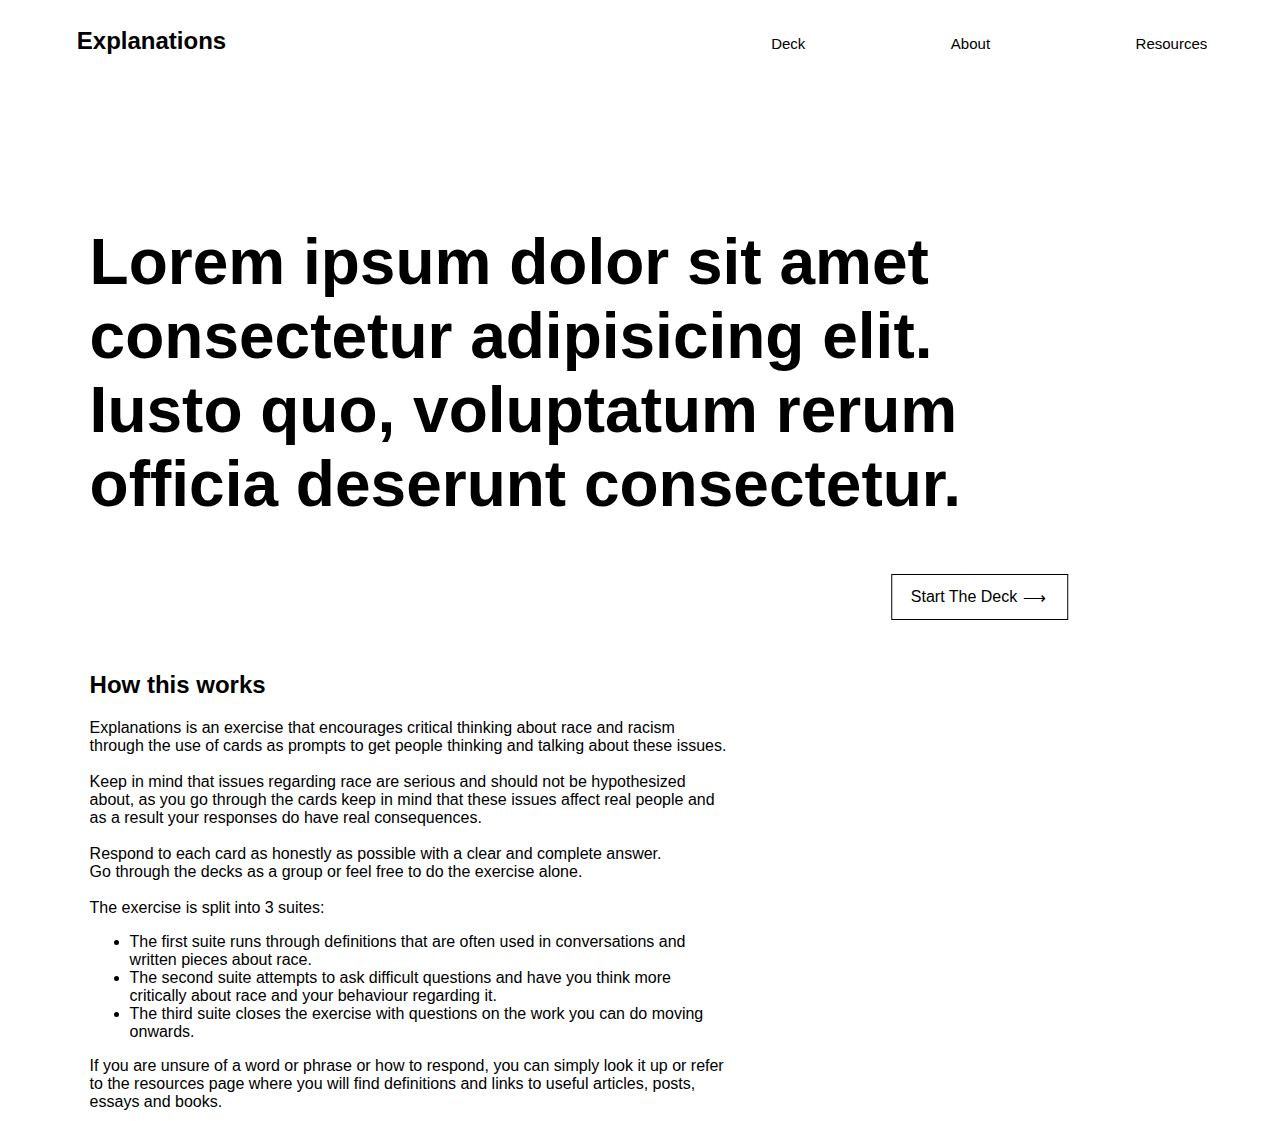
<file: index.html>
<!DOCTYPE html>
<html lang="en">

<head>
  <meta charset="UTF-8" />
  <meta name="viewport" content="width=device-width, initial-scale=1.0, maximum-scale=1, user-scalable=no" />
  <meta name="HandheldFriendly" content="true">
  <link rel="stylesheet" href="./css/style.css">
  <title>Explanations</title>
</head>

<body class='background' style="background: white">
  <div class="page-content">
    <section class="navigation">
      <div class="name">
        <h1>Explanations</h1>
      </div>
      <div class="hamburger">
        <div class="line"></div>
        <div class="line"></div> 
        <div class="line"></div>
      </div>
      <ul class="links">
        <li>
          <a href="./navigation.html" class="link-style">Deck</a>
        </li>
        <li>
          <a href="./about.html" class="link-style">About</a>
        </li>
        <li>
          <a href="./resources.html" class="link-style">Resources</a>
        </li>
      </ul>
    </section>
    <br>
    <div class="landing background" style="background: white">
      <!-- <img class="img" src="./images/staying-home-mariana-gonzalez-vega.png"> -->
      <!-- <img class="mobile-img" src="./images/happy-place-mariana-gonzalez-vega.png" > -->
      <div class="main" style="background: white
    ">
        <h2 class="subheading">Lorem ipsum dolor sit amet consectetur adipisicing elit. Iusto quo, voluptatum rerum
          officia deserunt consectetur. </h2>
        <a href="./navigation.html" class="start-deck">
          <span>Start The Deck </span>
          <span>⟶</span>  
       </a>
        <br>
        <!-- <button class="subheading-2" id='button'>Instructions</button> -->
      </div>

    </div>
    <div class="instructions">
      <h2 class="instructions-heading">How this works</h2>
      <p>
        Explanations is an exercise that encourages critical thinking about race and racism through
        the use of cards as prompts to get people thinking and talking about these issues.
        <br><br>
        Keep in mind that issues regarding race are serious and should not be hypothesized about,
        as you go through the cards keep in mind that these issues affect real people and as a
        result your responses do have real consequences.
        <br><br>
        Respond to each card as honestly as possible with a clear and complete answer.<br>
        Go through the decks as a group or feel free to do the exercise alone.<br><br>
        The exercise is split into 3 suites:
        <ul class="bulletpoints">
          <li>The first suite runs through definitions that are often used in conversations and written
            pieces about race.</li>
          <li>The second suite attempts to ask difficult questions and have you think more critically about
            race and your behaviour regarding it.</li>
          <li>The third suite closes the exercise with questions on the work you can do moving onwards.</li>
        </ul>
        If you are unsure of a word or phrase or how to respond, you can simply look it up or refer to the resources
        page where you will find definitions and links to useful articles, posts, essays and books.

      </p>

    </div>

    <div class="open-instructions" id="openInstructions">
      <!-- Modal Content -->
      <div class="content">
        <span class="close">&times;</span>
        <br>
        <h2> Instructions.</h2>
        <p class="instructions">
          Explanations is an exercise that encourages critical thinking about race and racism through
          the use of cards as prompts to get people thinking and talking about these issues.
          <br><br>
          Keep in mind that issues regarding race are serious and should not simply be hypothesized about,
          as you go through the cards keep in mind that these issues affect real people and as a
          result your responses do have real world consequences.
          <br><br>
          Respond to each card as honestly as possible with a clear and complete answer.<br>
          Go through the decks as a group or feel free to do the exercise alone.<br><br>
          The exercise is split into 3 suites: <br>
        <ul class="bulletpoints">
          <li>The first suite runs through definitions that are often used in conversations and written
            pieces about race.</li>
          <li>The second suite attempts to ask difficult questions and have you think more critically about
            race and your behaviour regarding it.</li>
          <li>The third suite closes the exercise with questions on the work you can do moving onwards.</li>
        </ul>
        If you are unsure of a word or phrase or how to respond, you can simply look it up or refer to the resources
        page where you will find definitions and links to useful articles, posts, essays and books.
        </p>
      </div>
    </div>
  </div>
  <script src="./scripts/app.js"></script>
  <script src="./scripts/animation.js"></script>
</body>

</html>
</file>
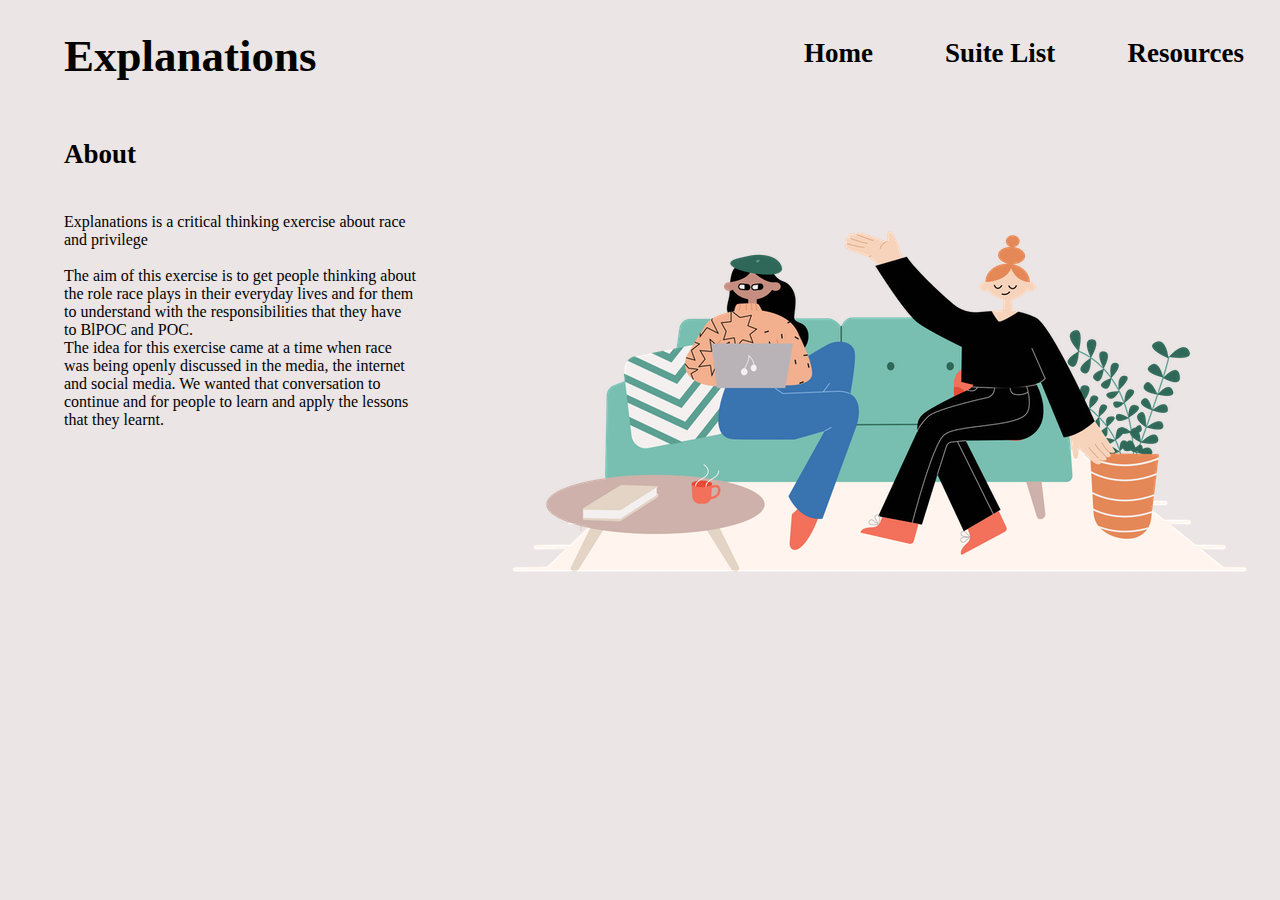
<file: about.html>
<!DOCTYPE html>
<html lang="en">

<head>
  <meta charset="UTF-8" />
  <meta name="viewport" content="width=device-width, initial-scale=1.0, maximum-scale=1, user-scalable=no" />
  <meta name="HandheldFriendly" content="true">
  <link rel="stylesheet" href="./css/sides.css">
  <title>Explanations</title>
</head>

<body>
  <!-- Nav bar -->
  <section class="navigation">
    <h1 class="name">Explanations</h1>
    <div class="hamburger">
      <div class="line"></div>
      <div class="line"></div>
      <div class="line"></div>
    </div>
    <ul class="links">
      <li><a href="./index.html" class="link-style">Home</a></li>
      <li><a href="./navigation.html" class="link-style">Suite List</a></li>
      <li><a href="./resources.html" class="link-style">Resources</a></li>
      </diulv>
  </section>
  <!-- Sub heading -->
  <h3 class="deck-heading">About</h3>
  <div class="about">
    <!-- About Description -->
    <p class="resource-content">
      Explanations is a critical thinking exercise about race and privilege <br><br>
      The aim of this exercise is to get people thinking about the role race plays in their everyday lives and
      for them to understand with the responsibilities that they have to BlPOC and POC.<br>
      The idea for this exercise came at a time when race was being openly discussed in the media, the internet and social media.
      We wanted that conversation to continue and for people to learn and apply the lessons that they learnt.<br>
    </p>
    <img class="image" src="./images/Cool Kids - Staying Home (2).png">
  </div>
  <script src="./scripts/app.js"></script>
</body>

</html>
</file>
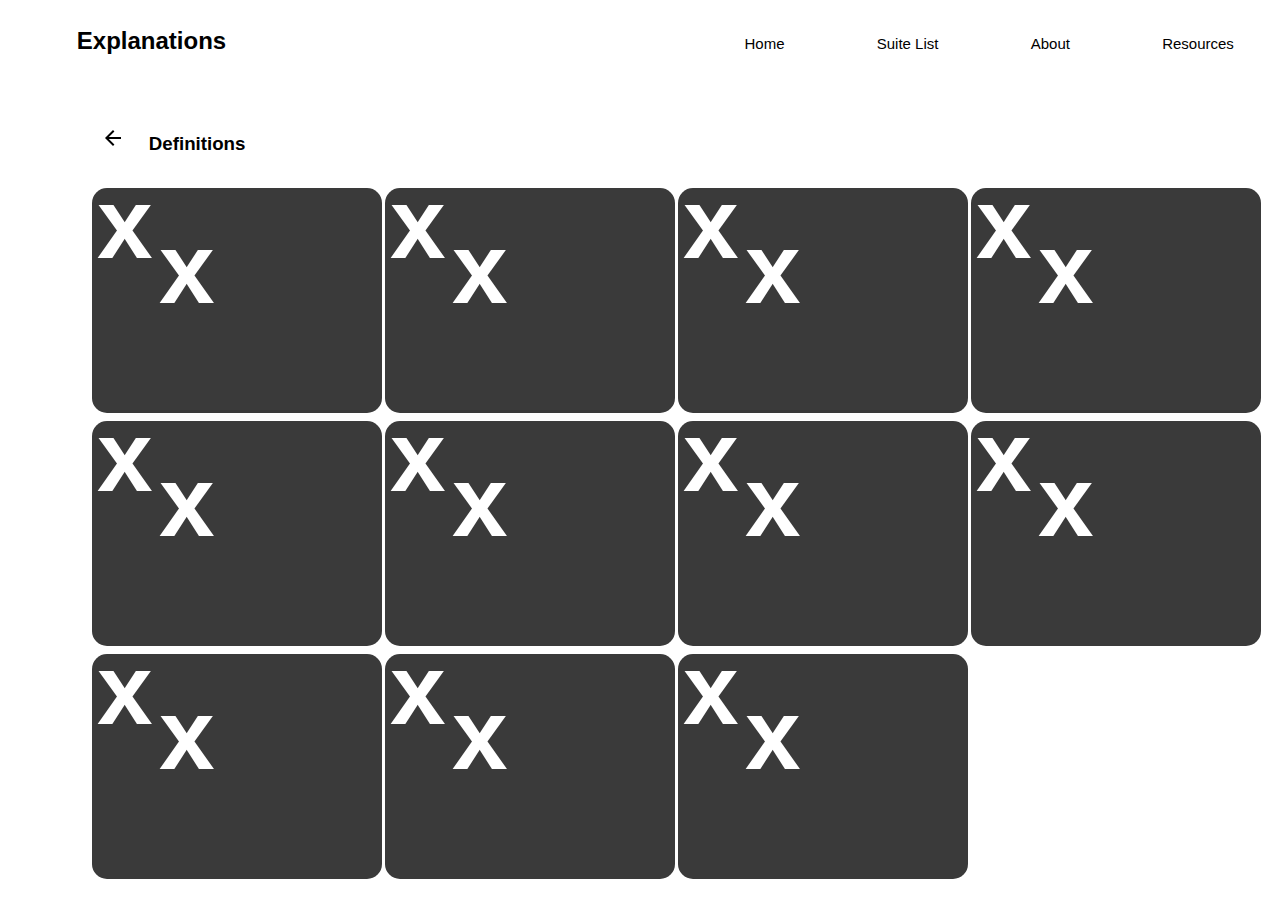
<file: definitions.html>
<!DOCTYPE html>
<html lang="en">
  <head>
    <meta charset="UTF-8" />
    <meta
      name="viewport"
      content="width=device-width, initial-scale=1.0, maximum-scale=1, user-scalable=no"
    />
    <meta name="HandheldFriendly" content="true" />
    <link rel="stylesheet" href="./css/style.css" />
    <title>Explanations</title>
  </head>

  <body>
    <!-- navigation bar -->
    <section class="navigation">
      <div class="name">
        <h1>Explanations</h1>
      </div>

      <div class="hamburger">
        <div class="line"></div>
        <div class="line"></div>
        <div class="line"></div>
      </div>

      <ul class="links">
        <li><a href="./index.html" class="link-style">Home</a></li>
        <li><a href="./navigation.html" class="link-style">Suite List</a></li>
        <li><a href="./about.html" class="link-style">About</a></li>
        <li><a href="./resources.html" class="link-style">Resources</a></li>
      </ul>
    </section>

    <div class="suite">
      <section class="information-centre">
        <a href="./navigation.html"><img src='./icons/arrow-back.svg'></a>
        <h3 class="deck-heading">Definitions</h3>
      </section>

      <div class="verticals">
        <!-- Resource Modal -->
        <article class="open-resource" id="openResource">
          <span
            class="close-resource"
            onclick="const modal = document.getElementById('openResource'); modal.style.display = 'none';"
            >&times;</span
          >
          <div class="content">
            <h3>Micro-aggression</h3>
            <p>
              Statements, actions or incidents which are regarded as subtle or
              unintentional discrimination against members of a marginalised
              group.
            </p>
            <ul>
              <li>
                <a href="https://www.vox.com/2015/2/16/8031073/what-are-microaggressions"> What exactly is a microaggression?</a>
              </li>
              <li>
                <a href="https://www.npr.org/2020/06/08/872371063/microaggressions-are-a-big-deal-how-to-talk-them-out-and-when-to-walk-away">npr: Microagressions are a big deal: How to talk them out and when to walk away.</a>
              </li>
              <li>
                <a href="https://www.medicalnewstoday.com/articles/microagressions">What to know about microagressions.</a>
              </li>
            </ul>
          </div>
        </article>
        <!--card 1-->
        <div class="flip-card">
          <div class="flip-card-inner" onclick="flip(event)">
            <div class="flip-card-front">
              <div class="card-front gg">
                <div class="g g1">x</div>
                <div class="g g2">x</div>
              </div>
            </div>
            <div class="flip-card-back">
              <p class="text">What is a microaggression?</p>
              <button
                class="see-info"
                onclick=" const modal = document.getElementById('openResource'); modal.style.display = 'block'"
              >
                i
              </button>
            </div>
          </div>
        </div>

        <!-- Resource Modal -->
        <article class="open-resource" id="secondCard">
          <span
            class="close-resource"
            onclick=" const modal = document.getElementById('secondCard'); modal.style.display='none' "
            >&times;</span
          >
          <div class="content">
            <h3>Black-fishing</h3>
            <p>
              Non-black people using bronzer, tanning, Photoshop, or even
              cosmetic surgery to change their looks to appear Black or mixed
              race. This term was coined by Wanna Thompson.
            </p>
            <ul>
              <li>
                <a href='https://www.papermag.com/white-women-blackfishing-instagram-2619714094.html?'> How white women on Instagram are profitting off black women.</a>
              </li>
              <li>
                <a href='https://www.huffingtonpost.co.uk/entry/what-is-blackfishing-why-problematic_uk_6166ba94e4b0fcd00f97fa5c'>What is Blackfishing And Why Is It Problematic For Black Women?</a>
              </li>
              <li>
                <a href='https://edition.cnn.com/2021/07/08/entertainment/blackfishing-explainer-trnd/index.html'>What 'Blackfishing' means and why people do it.</a>
              </li>
              <li>
                <a href='https://www.theguardian.com/fashion/2020/apr/14/blackfishing-black-is-cool-unless-youre-actually-black'>Blackfishing: 'Black is cool, unless you're actually black.'</a>
              </li>
            </ul>
          </div>
        </article>
        <!--card 2-->
        <div class="flip-card">
          <div class="flip-card-inner" onclick="flip(event)">
            <div class="flip-card-front">
              <div class="card-front gg">
                <div class="g g1">x</div>
                <div class="g g2">x</div>
              </div>
            </div>
            <div class="flip-card-back">
              <p class="text">Define black-fishing.</p>
              <button
                class="see-info"
                onclick="const modal = document.getElementById('secondCard'); modal.style.display='block' "
              >
                i
              </button>
            </div>
          </div>
        </div>

        <!-- Resource Modal -->
        <article class="open-resource" id="thirdResource">
          <span
            class="close-resource"
            onclick="const modal = document.getElementById('thirdResource'); modal.style.display = 'none';"
            >&times;</span
          >
          <div class="content">
            <h3>Code Switching</h3>
            <p>
              The practise of alternating between two or more languages or
              varieties of language in conversation.
            </p>
            <ul>
              <li>
                <a href='https://www.npr.org/sections/codeswitch/2013/04/13/177126294/five-reasons-why-people-code-switch'>Five Reasons Why People Code-Switch</a>
              </li>
              <li>
                <a href='https://scienceleadership.org/blog/code-switching_in_society'>Code-Switching in Society</a>
              </li>
              <li>
                <a href='https://hbr.org/2019/11/the-costs-of-codeswitching'>The Costs of Code-Switching</a>
            </li>
            </ul>
          </div>
        </article>
        <!--card 3-->
        <div class="flip-card">
          <div class="flip-card-inner" onclick="flip(event)">
            <div class="flip-card-front">
              <div class="card-front gg">
                <div class="g g1">x</div>
                <div class="g g2">x</div>
              </div>
            </div>
            <div class="flip-card-back">
              <p class="text">What is code switching?</p>
              <button
                class="see-info"
                onclick=" const modal = document.getElementById('thirdResource'); modal.style.display = 'block'"
              >
                i
              </button>
            </div>
          </div>
        </div>

        <!-- Resource Modal -->
        <article class="open-resource" id="fourthResource">
          <span
            class="close-resource"
            onclick=" const modal = document.getElementById('fourthResource'); modal.style.display='none' "
            >&times;</span
          >
          <div class="content">
            <h3>Activism</h3>
            <p>
              The policy or action of using vigorous campaigning to bring about
              political or social change.
            </p>

            <h3>Slacktivism</h3>
            <p>
              The practise of supporting a politiical or social cause through
              using social media or online petitions, characterized as involving
              very little effort or commitment.
            </p>
            <ul>
              <li>
                <a href='https://news.stlpublicradio.org/2014-01-02/activism-or-slacktivism-how-social-media-hurts-and-helps-student-activism'>Activism Or Slacktivism? How Social Media Hurts And Helps Student Activism </a>
              </li>
              <li>
                <a href='https://www.bbc.com/future/article/20200915-the-subtle-ways-that-clicktivism-shapes-the-world'>The subtle ways that 'clicktivism shapes the world.</a>
              </li>
              <li>
                <a href='https://www.citizenlab.co/blog/civic-engagement/slacktivism/'>'Slacktivism': Legitimate Activism or Just Lazy Liking?</a>
              </li>
            </ul>
          </div>
        </article>
        <!--card 4-->
        <div class="flip-card">
          <div class="flip-card-inner" onclick="flip(event)">
            <div class="flip-card-front">
              <div class="card-front gg">
                <div class="g g1">x</div>
                <div class="g g2">x</div>
              </div>
            </div>
            <div class="flip-card-back">
              <p class="text">
                What is activism and slacktivism and what differentiates them?
              </p>
              <button
                class="see-info"
                onclick="const modal = document.getElementById('fourthResource'); modal.style.display='block' "
              >
                i
              </button>
            </div>
          </div>
        </div>

        <!-- Resource Modal -->
        <article class="open-resource" id="fifthResource">
          <span
            class="close-resource"
            onclick=" const modal = document.getElementById('fifthResource'); modal.style.display='none' "
            >&times;</span
          >
          <div class="content">
            <h3>Tokenism</h3>
            <p>
              The practise of making a symbolic effort to do a particular thing,
              especially by recruiting a small number of people from
              under-represented groups in order to give the appearance of sexual
              or racial equality within a workforce.
            </p>
            <ul>
              <li><a href='https://broadwaynews.com/2020/06/04/opinion-im-tired-of-being-the-token-black-friend/'>Opinion: I'm tired of being the token Black friend</a></li>
              <li><a href='https://www.thecrimson.com/article/2007/2/23/being-the-token-being-the-token/'>Being the Token</a></li>
              <li><a href='https://www.bbc.com/worklife/article/20210902-why-diverse-hires-cant-always-escape-tokenism'>WHy diverse hires can't always escape tokenism</a></li>
            </ul>
          </div>
        </article>
        <!--card 5-->
        <div class="flip-card">
          <div class="flip-card-inner" onclick="flip(event)">
            <div class="flip-card-front">
              <div class="card-front gg">
                <div class="g g1">x</div>
                <div class="g g2">x</div>
              </div>
            </div>
            <div class="flip-card-back">
              <p class="text">Define tokenism/ racial exceptionalism?</p>
              <button
                class="see-info"
                onclick="const modal = document.getElementById('fifthResource'); modal.style.display='block' "
              >
                i
              </button>
            </div>
          </div>
        </div>

        <!-- Resource Modal -->
        <article class="open-resource" id="sixthResource">
          <span
            class="close-resource"
            onclick=" const modal = document.getElementById('sixthResource'); modal.style.display='none' "
            >&times;</span
          >
          <div class="content">
            <h3>White Guilt</h3>
            <p>
              Remorse or shame felt by a white person with respect to racial
              inequality and injustice.
            </p>
            <ul>
              <li><a href='https://www.verywellmind.com/what-is-white-guilt-5074960'>What is White Guilt?</a></li>
              <li><a href='https://www.thelily.com/its-not-my-job-to-absolve-your-white-guilt/'>It's not my job to absolve your White guilt</a></li>
            <li><a href='https://www.ijr.org.za/2018/12/18/white-guilt-doesnt-help-anyone-its-an-unproductive-endeavour-that-simply-centres-whiteness-and-is-violent-to-black-and-brown-people/'>White guilt doesn’t help anyone. It’s an unproductive endeavour that simply centres whiteness and is violent to Black and Brown people</a></li>
            </ul>
          </div>
        </article>
        <!--card 6-->
        <div class="flip-card">
          <div class="flip-card-inner" onclick="flip(event)">
            <div class="flip-card-front">
              <div class="card-front gg">
                <div class="g g1">x</div>
                <div class="g g2">x</div>
              </div>
            </div>
            <div class="flip-card-back">
              <p class="text">Define White Guilt.</p>
              <button
                class="see-info"
                onclick="const modal = document.getElementById('sixthResource'); modal.style.display='block' "
              >
                i
              </button>
            </div>
          </div>
        </div>

        <!-- Resource Modal -->
        <article class="open-resource" id="seventhResource">
          <span
            class="close-resource"
            onclick=" const modal = document.getElementById('seventhResource'); modal.style.display='none' "
            >&times;</span
          >
          <div class="content">
            <h3>White Privilege</h3>
            <p>
              Inherent advantages possessed by a white person on the basis of
              their race in a society characterized by racial inequality and
              injustice.
            </p>
            <ul>
              <li><a href='https://www.dailymaverick.co.za/article/2021-10-19-white-privilege-what-it-is-what-it-means-and-why-understanding-it-matters/'>White privilege: what it is, what it means and why understanding it matters</a></li>
              <li><a href='https://www.yesmagazine.org/social-justice/2017/07/24/10-examples-that-prove-white-privilege-exists-in-every-aspect-imaginable'>10 Examples that prove white privilege exists in every aspect imaginable</a></li>
              <li><a href='https://racismnoway.com.au/about-racism/understanding-racism/white-privilege/'>What is white privilege: An overview.</a></li>

            </ul>
          </div>
        </article>
        <!--card 7-->
        <div class="flip-card">
          <div class="flip-card-inner" onclick="flip(event)">
            <div class="flip-card-front">
              <div class="card-front gg">
                <div class="g g1">x</div>
                <div class="g g2">x</div>
              </div>
            </div>
            <div class="flip-card-back">
              <p class="text">What is white privilege?</p>
              <button
                class="see-info"
                onclick="const modal = document.getElementById('seventhResource'); modal.style.display='block' "
              >
                i
              </button>
            </div>
          </div>
        </div>

        <!-- Resource Modal -->
        <article class="open-resource" id="eighthResource">
          <span
            class="close-resource"
            onclick=" const modal = document.getElementById('eighthResource'); modal.style.display='none' "
            >&times;</span
          >
          <div class="content">
            <h3>Cultural Appropriation</h3>
            <p>
              The unacknowledged or inappropriate adoption of the customs,
              practises, ideas, etc of one people or society by members of
              another and typically more racially privileged group.
            </p>
            <h3>Cultural Appreciation</h3>
            <p>
              When someone seeks to understand and learn about another culture
              in an effort to broaden their perspective and connect with others
              cross-culturally.
            </p>
            <ul>
              <li><a href='https://www.theatlantic.com/entertainment/archive/2015/10/the-dos-and-donts-of-cultural-appropriation/411292/'>The Dos and Dont's of Cultural Appropriation</a></li>
              <li><a href='https://www.harpersbazaar.com/uk/culture/a36798089/cultural-appropriation-vs-cultural-appreciation/'>Cultural appropriation vs cultural appreciation: what's the difference?</a></li>
              <li><a href='https://theconversation.com/what-is-cultural-appropriation-and-how-does-it-differ-from-cultural-appreciation-162331'>What is cultural appropriation, and how does it differ from cultural appreciation?</a></li>

            </ul>
          </div>
        </article>
        <!--card 8-->
        <div class="flip-card">
          <div class="flip-card-inner" onclick="flip(event)">
            <div class="flip-card-front">
              <div class="card-front gg">
                <div class="g g1">x</div>
                <div class="g g2">x</div>
              </div>
            </div>
            <div class="flip-card-back">
              <p class="text">
                What is the difference between cultural appropriation and
                cultural appreciation??
              </p>
              <button
                class="see-info"
                onclick="const modal = document.getElementById('eighthResource'); modal.style.display='block' "
              >
                i
              </button>
            </div>
          </div>
        </div>

        <!-- Resource Modal -->
        <article class="open-resource" id="ninthResource">
          <span
            class="close-resource"
            onclick=" const modal = document.getElementById('ninthResource'); modal.style.display='none' "
            >&times;</span
          >
          <div class="content">
            <h3>Colourism</h3>
            <p>
              Prejudice or diiscrimination against individuals with a dark skin
              tone.
            </p>
            <ul>
              <li><a href='https://www.ru.ac.za/history/latestnews/colourismisabigdealinsa.html'>'Colourism' is a big deal in SA</a></li>
              <li><a href='https://www.theguardian.com/commentisfree/2019/oct/09/colourism-is-finally-being-taken-seriously-thanks-to-celebrities-like-lupita-nyongo'>Are we finally ready to talk about colourism?</a></li>
              <li><a href='https://www.theguardian.com/world/2021/feb/27/time-to-face-up-to-colourism-candice-brathwaite'>Even in the playground, I was told my skin was too dark: it’s time to face up to colourism</a></li>
              <li><a href='https://www.bbc.com/future/article/20200818-colourism-in-india-the-people-fighting-light-skin-bias'>The people fighting ‘light skin’ bias</a></li>
            </ul>
          </div>
        </article>
        <!--card 9-->
        <div class="flip-card">
          <div class="flip-card-inner" onclick="flip(event)">
            <div class="flip-card-front">
              <div class="card-front gg">
                <div class="g g1">x</div>
                <div class="g g2">x</div>
              </div>
            </div>
            <div class="flip-card-back">
              <p class="text">Define colourism.</p>
              <button
                class="see-info"
                onclick="const modal = document.getElementById('ninthResource'); modal.style.display='block' "
              >
                i
              </button>
            </div>
          </div>
        </div>

        <!-- Resource Modal -->
        <article class="open-resource" id="tenthResource">
          <span
            class="close-resource"
            onclick=" const modal = document.getElementById('tenthResource'); modal.style.display='none' "
            >&times;</span
          >
          <div class="content">
            <h3>Slur</h3>
            <p>An insulting or disparaging remark or innuendo.</p>
          </div>
        </article>
        <!--card 10-->
        <div class="flip-card">
          <div class="flip-card-inner" onclick="flip(event)">
            <div class="flip-card-front">
              <div class="card-front gg">
                <div class="g g1">x</div>
                <div class="g g2">x</div>
              </div>
            </div>
            <div class="flip-card-back">
              <p class="text">
                What is a slur.<br />
                <strong>Do not list any slurs</strong>
              </p>
              <button
                class="see-info"
                onclick="const modal = document.getElementById('tenthResource'); modal.style.display='block' "
              >
                i
              </button>
            </div>
          </div>
        </div>

        <!-- Resource Modal -->
        <article class="open-resource" id="eleventhResource">
          <span
            class="close-resource"
            onclick=" const modal = document.getElementById('eleventhResource'); modal.style.display='none' "
            >&times;</span
          >
          <div class="content">
            <h3>Intersectionality</h3>
            <p>
              Coined in 1989 by professor Kimberlé Crenshaw to describe how race, class, gender, and other individual characteristics “intersect” with one another and overlap.
            </p>
            <ul>
              <li><a href='https://www.vox.com/the-highlight/2019/5/20/18542843/intersectionality-conservatism-law-race-gender-discrimination'>The intersectionality wars</a></li>
              <li><a href='https://www.law.columbia.edu/news/archive/kimberle-crenshaw-intersectionality-more-two-decades-later'>Kimberlé Crenshaw on Intersectionality, More than Two Decades Later</a></li>
            </ul>
          </div>
        </article>
        <!--card 11-->
        <div class="flip-card">
          <div class="flip-card-inner" onclick="flip(event)">
            <div class="flip-card-front">
              <div class="card-front gg">
                <div class="g g1">x</div>
                <div class="g g2">x</div>
              </div>
            </div>
            <div class="flip-card-back">
              <p class="text">Define Intersectionality.</p>
              <button
                class="see-info"
                onclick="const modal = document.getElementById('eleventhResource'); modal.style.display='block' "
              >
                i
              </button>
            </div>
          </div>
        </div>
      </div>
    </div>
    <script src="./scripts/deck.js"></script>
    <script src="./scripts/app.js"></script>
  </body>
</html>
</file>
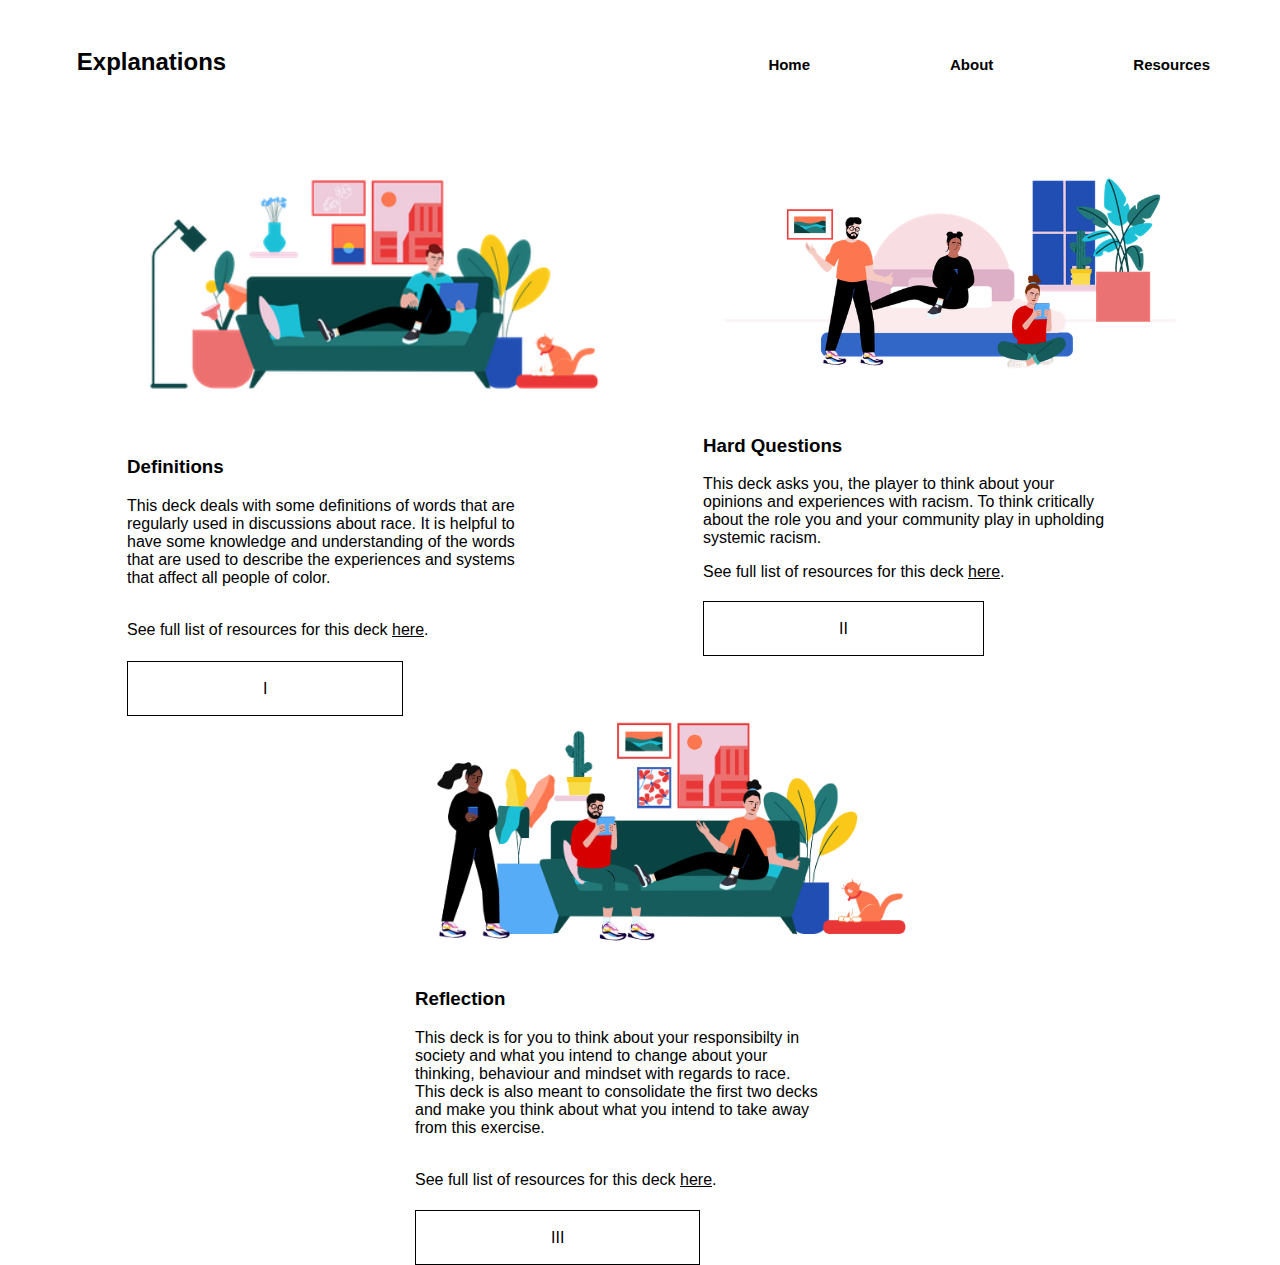
<file: navigation.html>
<!DOCTYPE html>
<html lang="en">
  <head>
    <meta charset="UTF-8" />
    <meta
      name="viewport"
      content="width=device-width, initial-scale=1.0, maximum-scale=1, user-scalable=no"
    />
    <meta name="HandheldFriendly" content="true" />
    <link rel="stylesheet" href="./css/style.css" />
    <title>Explanations</title>
  </head>

  <body>
    <div class="nav-progress">
      <section class="navigation">
        <div class="name">
          <h1>Explanations</h1>
        </div>
        <div class="hamburger">
          <div class="line"></div>
          <div class="line"></div>
          <div class="line"></div>
        </div>
        <ul class="links">
          <li>
            <h4><a href="./index.html" class="link-style">Home</a></h4>
          </li>
          <li>
            <h4><a href="./about.html" class="link-style">About</a></h4>
          </li>
          <li>
            <h4><a href="./resources.html" class="link-style">Resources</a></h4>
          </li>
        </ul>
      </section>
      <!-- Deck 1 -->
      <section class="nav-suite">
        <div class="suite-label">
          <article class="description">
            <img
              src="./images/Stuck at Home - Alone Time .png"
              class="nav-img"
            />
            <div class="info">
              <h3>Definitions</h3>
              <p>
                This deck deals with some definitions of words that are regularly
                used in discussions about race. It is helpful to have some
                knowledge and understanding of the words that are used to describe
                the experiences and systems that affect all people of color.
              </p>
              <br />
              See full list of resources for this deck <a>here</a>.

            </div>
           <br>
          </article>
          <a href="./definitions.html" class="deck-link first">I</a>
        </div>
        <div class="suite-label">
          <article class="description">
            <img
              src="./images/Stuck at Home - Quality Time.png"
              class="nav-img"
            />
            <div class="info">
              <h3>Hard Questions</h3>
              <p>
                This deck asks you, the player to think about your opinions and
                experiences with racism. To think critically about the role you
                and your community play in upholding systemic racism.
              </p>
              <p>See full list of resources for this deck <a>here</a>.</p>
            </div>
          </article>
          <a href="./thehardquestions.html" class="deck-link second">II</a>
        </div>
        <!-- Suite 3 -->
        <div class="suite-label">
          <article class="description">
            <img
              src="./images/staying-home-mariana-gonzalez-vega.png"
              class="nav-img"
            />
            <div class="info">
              <h3>Reflection</h3>
              <p>
                This deck is for you to think about your responsibilty in
                society and what you intend to change about your thinking,
                behaviour and mindset with regards to race. This deck is also
                meant to consolidate the first two decks and make you think
                about what you intend to take away from this exercise.
              </p>
              <br />
              See full list of resources for this deck <a>here</a>.
            </div>
          </article>
          <br />
          <a href="./reflection.html" class="deck-link third">III</a>
        </div>
      </section>
    </div>
    <script src="./scripts/app.js"></script>
  </body>
</html>
</file>
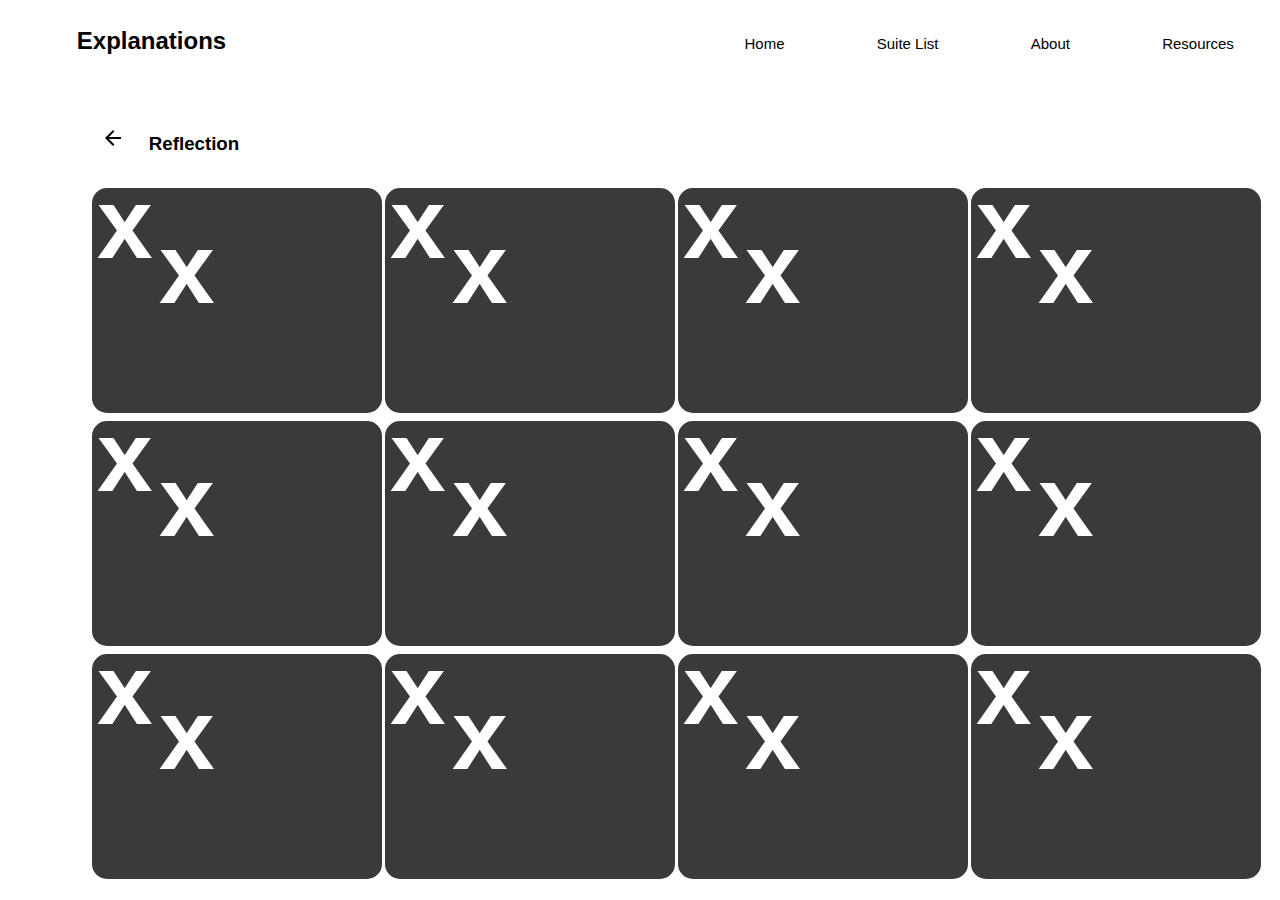
<file: reflection.html>
<!DOCTYPE html>
<html lang="en">

<head>
  <meta charset="UTF-8" />
  <meta name="viewport" content="width=device-width, initial-scale=1.0, maximum-scale=1, user-scalable=no" />
  <meta name="HandheldFriendly" content="true" />
  <link rel="stylesheet" href="./css/style.css" />
  <title>Explanations</title>
</head>

<body>
  <!-- navigation bar -->
  <section class="navigation">
    <div class="name">
      <h1>Explanations</h1>
    </div>

    <div class="hamburger">
      <div class="line"></div>
      <div class="line"></div>
      <div class="line"></div>
    </div>

    <ul class="links">
      <li><a href="./index.html" class="link-style">Home</a></li>
      <li><a href="./navigation.html" class="link-style">Suite List</a></li>
      <li><a href="./about.html" class="link-style">About</a></li>
      <li><a href="./resources.html" class="link-style">Resources</a></li>
    </ul>
  </section>

  <!-- Suite 3 -->
  <div id="Reflection" class="suite">
    <section class='information-centre'>
      <a href='./navigation.html'><img src='./icons/arrow-back.svg'></a>
      <h3 class="deck-heading">Reflection</h3>
    </section>
    
    <div class="verticals">
      <!-- Resource Modal -->
      <!--card 1-->
      <div class="flip-card">
        <div class="flip-card-inner" onclick="flip(event)">
          <div class="flip-card-front">
            <div class="card-front gg">
              <div class="g g1">x</div>
              <div class="g g2">x</div>
            </div>
          </div>
          <div class="flip-card-back">
            <p class="text">
              Will you continue to excuse racism that happens around you?
            </p>
            <button class='see-info' onclick="const modal = document.getElementById('firstResource'); modal.style.display='block' "> i</button>
          </div>
        </div>
      </div>

      <!-- Resource Modal -->
      <article class="open-resource" id="secondResource">
        <span class="close" onclick="const modal = document.getElementById('secondResource'); modal.style.display = 'none';">&times;</span>
        <div class="content">
          <ul>
            <li><a href='https://www.kqed.org/mindshift/55779/when-to-call-someone-out-or-call-them-in-over-racist-behavior'>When to Call Someone Out or Call Them In Over Racist Behavior</a></li>
            <li><a href='Calling In Vs. Calling Out: How to Talk About Inclusion'>Calling In Vs. Calling Out: How to Talk About Inclusion</a></li>
            <li><a href='https://everydayfeminism.com/2015/01/guide-to-calling-in/'>Calling In: A Quick Guide on When and How</a></li>
            <li><a href='How to deal with racist people'>How to deal with racist people</a></li>
            <li><a href='https://www.opportunityagenda.org/explore/resources-publications/lessons-talking-about-race-racism-and-racial-justice'>Ten Lessons for Talking About Race, Racism, and Racial Justice</a></li>

          </ul>
        </div>
      </article>
      <!--card 2-->
      <div class="flip-card">
        <div class="flip-card-inner" onclick="flip(event)">
          <div class="flip-card-front">
            <div class="card-front gg">
              <div class="g g1">x</div>
              <div class="g g2">x</div>
            </div>
          </div>
          <div class="flip-card-back">
            <p class="text">
              How would you go about holding someone you know accountable
              for racist actions or using racist words?
            </p>
            <button class='see-info' onclick="const modal = document.getElementById('secondResource'); modal.style.display='block' "> i </button>

          </div>
        </div>
      </div>

      <!-- Resource Modal -->
      <article class="open-resource" id="thirdResource">
        <span class="close" onclick="const modal = document.getElementById('thirdResource'); modal.style.display = 'none';">&times;</span>
        <div class="content">
          <ul>
            <li><a href="White privilege: What is it and how can it be used to help others?">White privilege: What is it and how can it be used to help others?</a></li>
            <li><a href="https://bthechange.com/4-steps-we-can-take-as-white-people-to-fight-racism-a582e826eb92">White privilege: What is it and how can it be used to help others?</a></li>
            <li><a href="https://www.washingtonpost.com/outlook/2020/06/10/template-using-white-privilege-fight-racism/">The template for using white privilege to fight racism</a></li>
            <li><a href="https://www.wigan.gov.uk/Council/The-Deal/Deal-Communities/Black-History-Month/Allyship.aspx">White Privilege and being a Good Ally</a></li>
          </ul>
        </div>
      </article>
      <!--card 3-->
      <div class="flip-card">
        <div class="flip-card-inner" onclick="flip(event)">
          <div class="flip-card-front">
            <div class="card-front gg">
              <div class="g g1">x</div>
              <div class="g g2">x</div>
            </div>
          </div>
          <div class="flip-card-back">
            <p class="text">
              How can you use your privilege to help a BIPOC in
              your life?
            </p>
            <button class='see-info' onclick="const modal = document.getElementById('thirdResource'); modal.style.display='block' ">i</button>

          </div>
        </div>
      </div>
      <!--card 4-->
      <div class="flip-card">
        <div class="flip-card-inner" onclick="flip(event)">
          <div class="flip-card-front">
            <div class="card-front gg">
              <div class="g g1">x</div>
              <div class="g g2">x</div>
            </div>
          </div>
          <div class="flip-card-back">
            <p class="text">
              Will you personally keep supporting public figures who you
              know are racist?
            </p>
            <button class='see-info' onclick="const modal = document.getElementById('fourthResource'); modal.style.display='block' ">i</button>

          </div>
        </div>
      </div>

      <!-- Resource Modal -->
      <article class="open-resource" id="fifthResource">
        <span class="close" onclick="const modal = document.getElementById('fifthResource'); modal.style.display = 'none';">&times;</span>
        <div class="content">
          <ul>
            <li><a href='https://www.vox.com/identities/2016/11/15/13595508/racism-research-study-trump'>Research says there are ways to reduce racial bias. Calling people racist isn’t one of them.</a></li>
            <li><a href='https://greatergood.berkeley.edu/article/item/top_10_strategies_for_reducing_prejudice'>The Top 10 Strategies for Reducing Prejudice</a></li>
            <li><a href='https://www.npr.org/2019/03/28/705113639/can-we-overcome-racial-bias-biased-author-says-to-start-by-acknowledging-it'>Can We Overcome Racial Bias? 'Biased' Author Says To Start By Acknowledging It</a></li>

          </ul>
        </div>
      </article>
      <!--card 5-->
      <div class="flip-card">
        <div class="flip-card-inner" onclick="flip(event)">
          <div class="flip-card-front">
            <div class="card-front gg">
              <div class="g g1">x</div>
              <div class="g g2">x</div>
            </div>
          </div>
          <div class="flip-card-back">
            <p class="text">
              How do you plan to let go of the racial biases which you
              hold (if you hold any)? How would you go about getting
              someone else in your life to let go of theirs?
            </p>
            <button class='see-info' onclick="const modal = document.getElementById('fifthResource'); modal.style.display='block' ">i</button>

          </div>
        </div>
      </div>
      <!--card 6-->
      <div class="flip-card">
        <div class="flip-card-inner" onclick="flip(event)">
          <div class="flip-card-front">
            <div class="card-front gg">
              <div class="g g1">x</div>
              <div class="g g2">x</div>
            </div>
          </div>
          <div class="flip-card-back">
            <p class="text">
              Do you think that people are capable of change? How do you
              go about assessing that?
            </p>
            <button class='see-info' onclick="const modal = document.getElementById('sixthResource'); modal.style.display='block' ">i</button>

          </div>
        </div>
      </div>

      <!-- Resource Modal -->
      <article class="open-resource" id="seventhResource">
        <span class="close" onclick="const modal = document.getElementById('seventhResource'); modal.style.display = 'none';">&times;</span>
        <div class="content">
          Lorem ipsum dolor sit amet consectetur adipisicing elit. Architecto
          officiis laudantium sint ad atque, recusandae voluptate libero
          doloribus ipsa optio enim quidem inventore aspernatur earum labore
          nemo quos illum voluptatem!
        </div>
      </article>
      <!--card 7-->
      <div class="flip-card">
        <div class="flip-card-inner" onclick="flip(event)">
          <div class="flip-card-front">
            <div class="card-front gg">
              <div class="g g1">x</div>
              <div class="g g2">x</div>
            </div>
          </div>
          <div class="flip-card-back">
            <p class="text">
              Can you think of ways to effectively deal with devils
              advocates?
            </p>
            <button class='see-info' onclick="const modal = document.getElementById('seventhResource'); modal.style.display='block' ">i</button>

          </div>
        </div>
      </div>
      <!--card 8-->
      <div class="flip-card">
        <div class="flip-card-inner" onclick="flip(event)">
          <div class="flip-card-front">
            <div class="card-front gg">
              <div class="g g1">x</div>
              <div class="g g2">x</div>
            </div>
          </div>
          <div class="flip-card-back">
            <p class="text">
              What are you taking away from this exercise?
            </p>
            <button class='see-info' onclick="const modal = document.getElementById('eighthResource'); modal.style.display='block' ">i</button>

          </div>
        </div>
      </div>

      <!-- Resource Modal -->
      <article class="open-resource" id="ninthResource">
        <span class="close" onclick="const modal = document.getElementById('ninthResource'); modal.style.display = 'none';">&times;</span>
        <div class="content">
          <ul>
            <li><a href='https://nnedv.org/latest_update/8-everyday-ways-to-fight-racism/'>8 Everyday Ways to Fight Racism</a></li>
            <li><a href='https://www.forbes.com/sites/heidilynnekurter/2020/06/09/4-ways-you-can-tackle-racial-discrimination-in-your-workplace/?sh=7d0b13326040'>4 Ways You Can Tackle Racial Discrimination In Your Workplace</a></li>
            <li><a href='https://www.verywellmind.com/anti-racism-strategies-5069386'>7 Strategies to Help You on Your Anti-Racism Journey</a></li>

          </ul>
        </div>
      </article>
      <!--card 9-->
      <div class="flip-card">
        <div class="flip-card-inner" onclick="flip(event)">
          <div class="flip-card-front">
            <div class="card-front gg">
              <div class="g g1">x</div>
              <div class="g g2">x</div>
            </div>
          </div>
          <div class="flip-card-back">
            <p class="text">
              Can you think of ways you can tackle systemic racism in your
              company or field of work?
            </p>
            <button class='see-info' onclick="const modal = document.getElementById('ninthResource'); modal.style.display='block' ">i</button>

          </div>
        </div>
      </div>

      <!-- Resource Modal -->
      <article class="open-resource" id="tenthResource">
        <span class="close" onclick="const modal = document.getElementById('tenthResource'); modal.style.display = 'none';">&times;</span>
        <div class="content">
          <ul>
            <li><a href='https://www.businessinsider.com/heres-why-reverse-racism-doesnt-actually-exist-in-the-us-2016-4?IR=T'>Here's why 'reverse racism' doesn't actually exist</a></li>
            <li><a href='https://momentum.medium.com/why-reverse-racism-is-a-myth-c2374b8837af'>Reverse Racism Isn’t Real</a></li>
            <li><a href='https://www.theatlantic.com/education/archive/2017/08/myth-of-reverse-racism/535689/'>The Myth of Reverse Racism</a></li>
          </ul>
        </div>
      </article>
      <!--card 10-->
      <div class="flip-card">
        <div class="flip-card-inner" onclick="flip(event)">
          <div class="flip-card-front">
            <div class="card-front gg">
              <div class="g g1">x</div>
              <div class="g g2">x</div>
            </div>
          </div>
          <div class="flip-card-back">
            <p class="text">
              Explain why reverse racism is not a real thing.
            </p>
            <button class='see-info' onclick="const modal = document.getElementById('tenthResource'); modal.style.display='block' ">i</button>

          </div>
        </div>
      </div>

      <!-- Resource Modal -->
      <article class="open-resource" id="eleventhResource">
        <span class="close" onclick="const modal = document.getElementById('eleventhResource'); modal.style.display = 'none';">&times;</span>
        <div class="content">
          <ul>
            <li><a href='https://medium.com/illumination/heres-how-you-can-deal-with-a-devil-s-advocate-672f65cb4ed0'>Here’s how you can deal with a devil’s advocate</a></li>
            <li><a href='https://gettingattention.org/nonprofit-marketing-fundraising-2/'>11 Ways to Handle Your Devil’s Advocate Without Getting Burned</a></li>
          </ul>
        </div>
      </article>
      <!--card 11-->
      <div class="flip-card">
        <div class="flip-card-inner" onclick="flip(event)">
          <div class="flip-card-front">
            <div class="card-front gg">
              <div class="g g1">x</div>
              <div class="g g2">x</div>
            </div>
          </div>
          <div class="flip-card-back">
            <p class="text">
              What do you think the consequences for racism should be?
            </p>
            <button class='see-info' onclick="const modal = document.getElementById('eleventhResource'); modal.style.display='block' ">i</button>

          </div>
        </div>
      </div>
      <!--card 12-->
      <div class="flip-card">
        <div class="flip-card-inner" onclick="flip(event)">
          <div class="flip-card-front">
            <div class="card-front gg">
              <div class="g g1">x</div>
              <div class="g g2">x</div>
            </div>
          </div>
          <div class="flip-card-back">
            <p class="text">
              Do you know where to find reputable information about racial
              issues racial injustices?
            </p>
            <button class='see-info' onclick="const modal = document.getElementById('twelfthResource'); modal.style.display='block' ">i</button>

          </div>
        </div>
      </div>
    </div>
  </div>
  </div>
  <script src="./scripts/deck.js"></script>
</body>

</html>
</file>
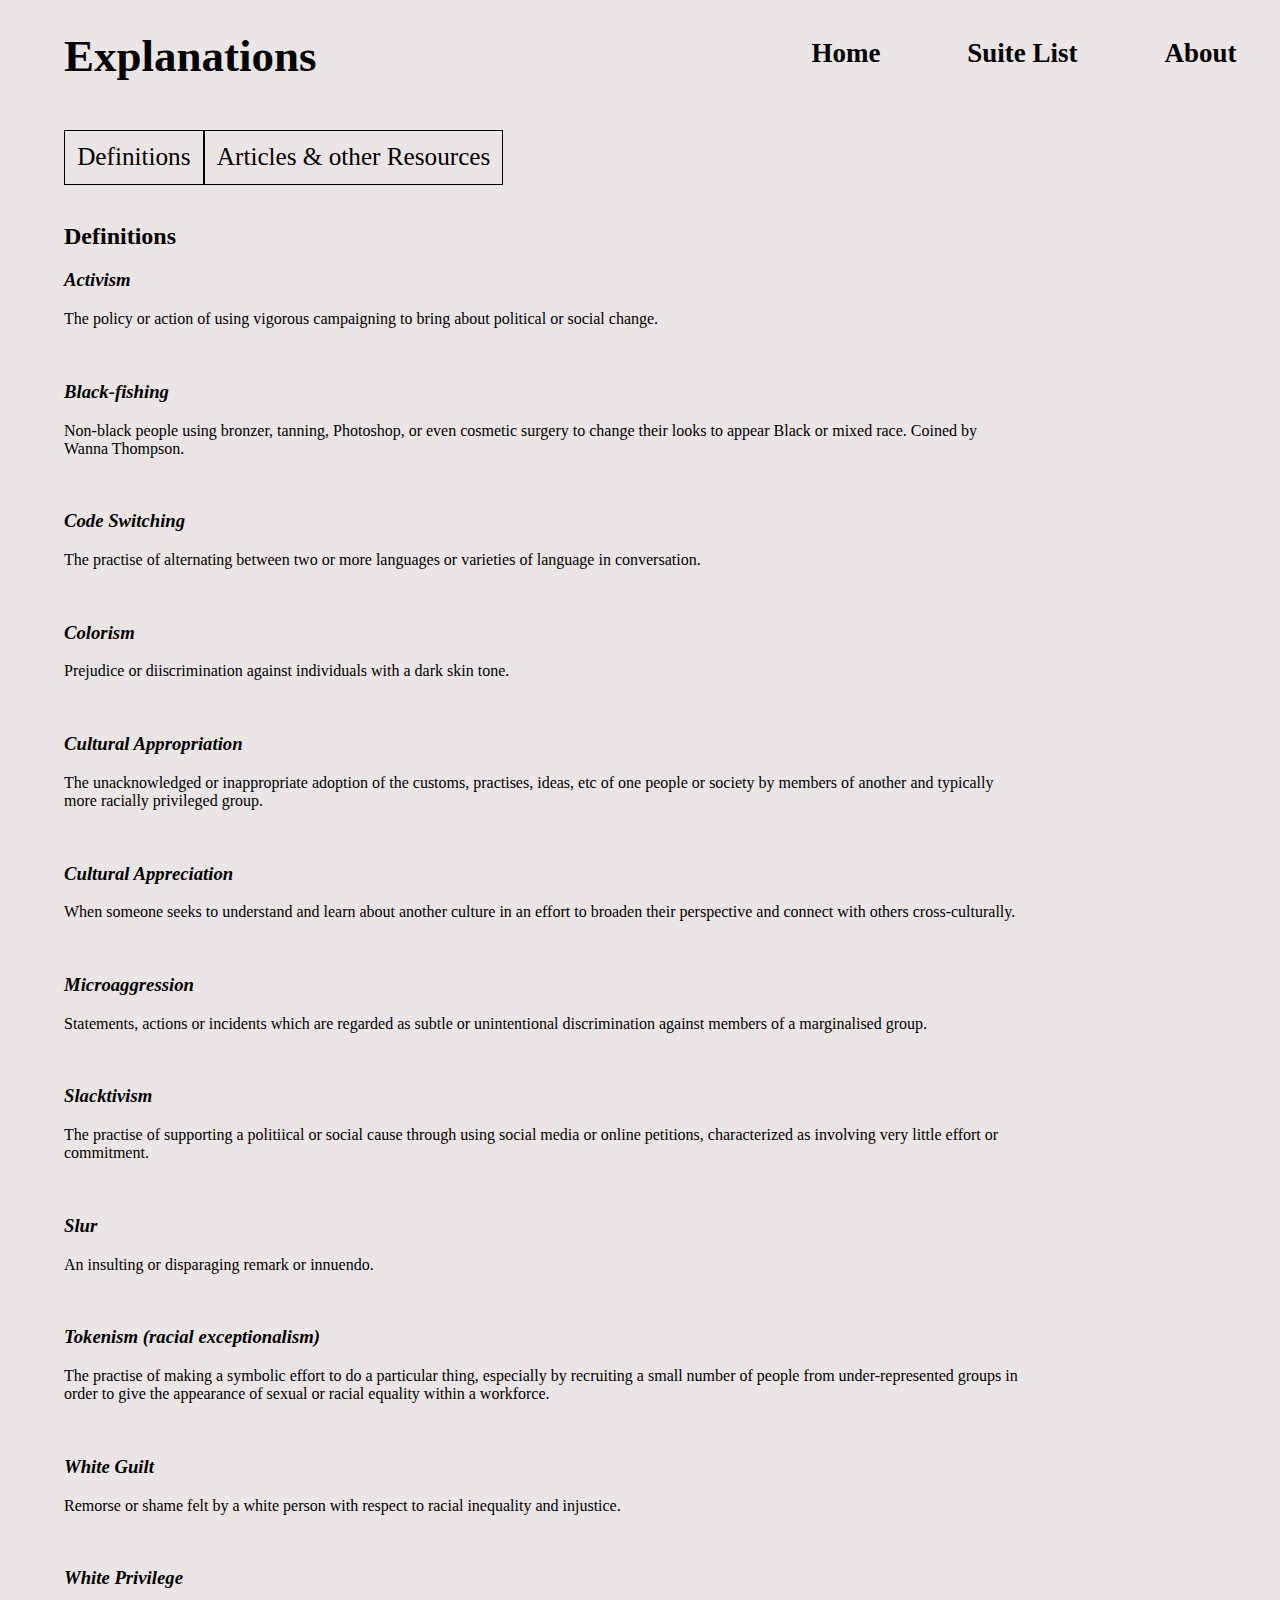
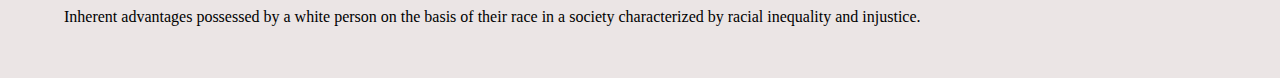
<file: resources.html>
<!DOCTYPE html>
<html lang="en">
  <head>
    <meta charset="UTF-8" />
    <meta
      name="viewport"
      content="width=device-width, initial-scale=1.0, maximum-scale=1, user-scalable=no"
    />
    <meta name="HandheldFriendly" content="true" />
    <link rel="stylesheet" href="./css/sides.css" />
    <title>Explanations</title>
  </head>

  <body>
    <!--  navigation bar -->
    <div class="page-content">
      <section class="navigation">
        <h1 class="name">Explanations</h1>
        <div class="hamburger">
          <div class="line"></div>
          <div class="line"></div>
          <div class="line"></div>
        </div>
        <ul class="links">
          <li><a href="./index.html" class="link-style">Home</a></li>
          <li>
            <a href="./navigation.html" class="link-style">Suite List</a>
          </li>
          <li><a href="./about.html" class="link-style">About</a></li>
        </ul>
      </section>
      <br />
      <!-- Tabs -->
      <div class="tab">
        <button
          class="tabLink"
          onclick="openTab(event, 'Definitions')"
          id="defaultTab"
        >
          Definitions
        </button>
        <button class="tabLink" onclick="openTab(event, 'Articles')">
          Articles & other Resources
        </button>
      </div>
      <br />

      <div class="resourceContent" id="Definitions">
        <!-- Deck heading -->
        <h2 class="deck-heading-tab">Definitions</h2>
        <div>
          <div>
            <h3><i>Activism</i></h3>
            <p>
              The policy or action of using vigorous campaigning to bring about
              political or social change.
            </p>
          </div>
          <br />
          <div>
            <h3><i>Black-fishing</i></h3>
            <p>
              Non-black people using bronzer, tanning, Photoshop, or even
              cosmetic surgery to change their looks to appear Black or mixed
              race. Coined by Wanna Thompson.
            </p>
          </div>
          <br />
          <div>
            <h3><i>Code Switching</i></h3>
            <p>
              The practise of alternating between two or more languages or
              varieties of language in conversation.
            </p>
          </div>
          <br />
          <div>
            <h3><i>Colorism</i></h3>
            <p>
              Prejudice or diiscrimination against individuals with a dark skin
              tone.
            </p>
          </div>
          <br />
          <div>
            <h3><i>Cultural Appropriation</i></h3>
            <p>
              The unacknowledged or inappropriate adoption of the customs,
              practises, ideas, etc of one people or society by members of
              another and typically more racially privileged group.
            </p>
          </div>
          <br />
          <div>
            <h3><i>Cultural Appreciation</i></h3>
            <p>
              When someone seeks to understand and learn about another culture
              in an effort to broaden their perspective and connect with others
              cross-culturally.
            </p>
          </div>
          <br />
          <div>
            <h3><i>Microaggression</i></h3>
            <p>
              Statements, actions or incidents which are regarded as subtle or
              unintentional discrimination against members of a marginalised
              group.
            </p>
          </div>
          <br />
          <div>
            <h3><i>Slacktivism</i></h3>
            <p>
              The practise of supporting a politiical or social cause through
              using social media or online petitions, characterized as involving
              very little effort or commitment.
            </p>
          </div>
          <br />
          <div>
            <h3><i>Slur</i></h3>
            <p>An insulting or disparaging remark or innuendo.</p>
          </div>
          <br />
          <div>
            <h3><i>Tokenism (racial exceptionalism)</i></h3>
            <p>
              The practise of making a symbolic effort to do a particular thing,
              especially by recruiting a small number of people from
              under-represented groups in order to give the appearance of sexual
              or racial equality within a workforce.
            </p>
          </div>
          <br />
          <div>
            <h3><i>White Guilt</i></h3>
            <p>
              Remorse or shame felt by a white person with respect to racial
              inequality and injustice.
            </p>
          </div>
          <br />
          <div>
            <h3><i>White Privilege</i></h3>
            <p>
              Inherent advantages possessed by a white person on the basis of
              their race in a society characterized by racial inequality and
              injustice.
            </p>
          </div>
          <!-- <br />
          <div>
            <h3><i>White Tears</i></h3>
            <p>Lorem ipsum dolor sit amet consectetur adipisicing elit.</p>
          </div> -->
          <br /><br />
        </div>
      </div>
    </div>
    <div class="resourceContent" id="Articles">
      <h2 class="deck-heading-tab">Articles & Essays</h2>
      <div class="hammer">
        <img src="./icons/hammer.png" class="hammerimg" />
        <br />
        <h1>Under Construction.</h1>
        <br />
        <h3>We will be up and running soon!</h3>
      </div>
      <br />
      <br />
      <!-- <div>Article 1</div>
      <div>Article 2</div>
      <div>Article 3</div>
      <div>Article 4</div>
      <div>Article 5</div>
      <h2>Books</h2>
      <h2>Podcasts</h2> -->
    </div>
    <script src="./scripts/app.js"></script>
    <script>
      document.getElementById("defaultTab").click();
    </script>
  </body>
</html>
</file>
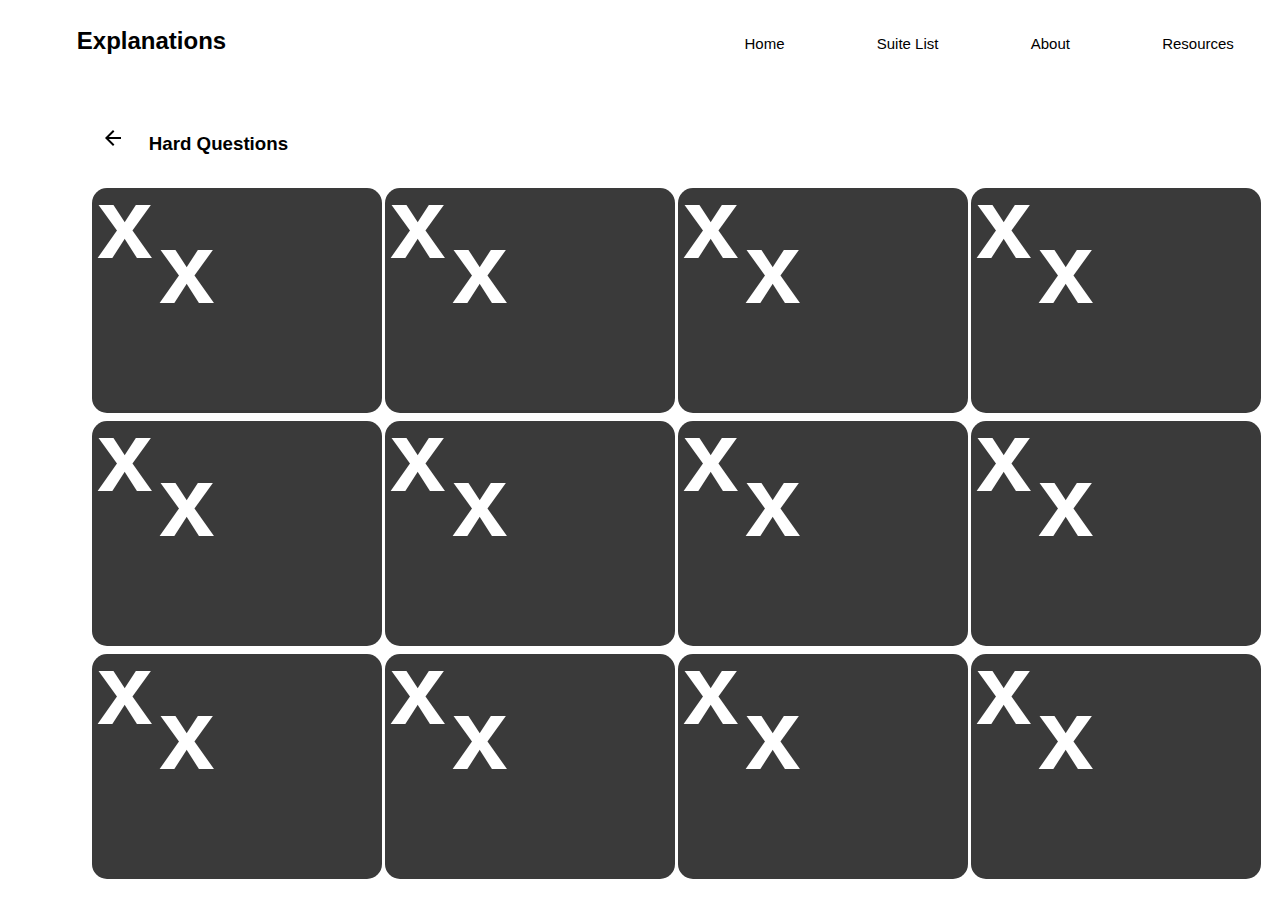
<file: thehardquestions.html>
<!DOCTYPE html>
<html lang="en">
  <head>
    <meta charset="UTF-8" />
    <meta
      name="viewport"
      content="width=device-width, initial-scale=1.0, maximum-scale=1, user-scalable=no"
    />
    <meta name="HandheldFriendly" content="true" />
    <link rel="stylesheet" href="./css/style.css" />
    <title>Explanations</title>
  </head>
  <body>
    <!-- navigation bar -->
    <section class="navigation">
      <div class="name">
        <h1>Explanations</h1>
      </div>

      <div class="hamburger">
        <div class="line"></div>
        <div class="line"></div>
        <div class="line"></div>
      </div>

      <ul class="links">
        <li><a href="./index.html" class="link-style">Home</a></li>
        <li><a href="./navigation.html" class="link-style">Suite List</a></li>
        <li><a href="./about.html" class="link-style">About</a></li>
        <li><a href="./resources.html" class="link-style">Resources</a></li>
      </ul>
    </section>

    <!-- Suite 2 -->
    <div class="suite">
      <section class='information-centre'>
        <a href='./navigation.html'><img src='./icons/arrow-back.svg'></a>
        <h3 class="deck-heading">Hard Questions</h3>
      </section>
      
      <div class="verticals">
        <!-- Resource Modal -->
        <article class="open-resource" id="firstResource">
          <span class="close" onclick="const modal = document.getElementById('firstResource'); modal.style.display = 'none';">&times;</span>
          <div class="content">
            <p>Racial Biases</p>
            <ul>
              <li><a href='https://www.vox.com/2014/12/26/7443979/racism-implicit-racial-bias'>Implicit bias means we're all probably at least a little bit racist</a></li>
              <li><a href='https://www.forbes.com/sites/mishagajewski/2020/06/29/youre-more-racist-than-you-think-how-your-mental-biases-perpetuate-racism-and-how-to-fix-them/?sh=24077c667ffc'>You’re More Racist Than You Think: How Your Mental Biases Perpetuate Racism And How To Fix Them</a></li>
              <li><a href='https://www.bbc.com/news/magazine-40124781'>Implicit bias: Is everyone racist?</a></li>
            </ul>
          </div>
        </article>
        <!--card 1-->
        <div class="flip-card">
          <div class="flip-card-inner" onclick="flip(event)">
            <div class="flip-card-front">
              <div class="card-front gg">
                <div class="g g1">x</div>
                <div class="g g2">x</div>
              </div>
            </div>
            <div class="flip-card-back">
              <p class="text">
                Do you have any racial biases, if so, what are they?
              </p> 
              <button 
              class="see-info" 
              onclick="const modal = document.getElementById('firstResource'); 
              modal.style.display='block' "> i</button>
            </div>
          </div>
        </div>

        <!-- Resource Modal -->
        <article class="open-resource" id="secondResource">
          <span class="close" onclick="const modal = document.getElementById('secondResource'); modal.style.display = 'none';">&times;</span>
          <div class="content">
            <p>Understanding your privilege.</p>
            <ul>
              <li><a href='https://www.globalcitizen.org/en/content/why-its-important-to-think-about-privilege-and-why/'>Why It's Important to Think About Privilege — and Why It's Hard</a></li>
              <li><a href='https://www.newyorker.com/books/page-turner/the-origins-of-privilege'>The Origins of "Privilege"</a></li>
              <li><a href='https://dailyillini.com/opinions/2021/01/12/opinion-yes-you-benefit-from-white-privilege/'>Opinion| Yes, you benefit from white privilege.</a></li>
            </ul>
            
          </div>
        </article>
        <!--card 2-->
        <div class="flip-card">
          <div class="flip-card-inner" onclick="flip(event)">
            <div class="flip-card-front">
              <div class="card-front gg">
                <div class="g g1">x</div>
                <div class="g g2">x</div>
              </div>
            </div>
            <div class="flip-card-back">
              <p class="text">
                How do the privileges you may benefit from affect your life?
              </p>
              <button class="see-info" onclick="const modal = document.getElementById('secondResource'); modal.style.display='block' ">i</button>
            </div>
          </div>
        </div>

        <!-- Resource Modal -->
        <article class="open-resource" id="thirdResource">
          <span class="close" onclick="const modal = document.getElementById('thirdResource'); modal.style.display = 'none';">&times;</span>
          <div class="content">
            <ul>
              <li><a href='https://aninjusticemag.com/no-your-black-friends-cant-give-you-permission-to-say-the-n-word-5690b1172495'>No, Your Black Friends Can’t Give You “Permission” to Say the N-Word</a></li>
              <li><a href='https://www.thetimes.co.uk/article/teachers-urged-not-to-read-out-n-word-if-it-appears-in-literature-6rd5krxzp'>Teachers urged not to read out n-word if it appears in literature</a></li>
              <li><a href='https://fsutorch.com/2021/02/17/dear-non-black-people-stop-using-the-n-word/'>Dear Non-Black people: stop using the n-word</a></li>

            </ul>          
          </div>
        </article>
        <!--card 3-->
        <div class="flip-card">
          <div class="flip-card-inner" onclick="flip(event)">
            <div class="flip-card-front">
              <div class="card-front gg">
                <div class="g g1">x</div>
                <div class="g g2">x</div>
              </div>
            </div>
            <div class="flip-card-back">
              <p class="text">
                Do you believe that you can get "permission" to say a racial slur?
              </p>
              <button class="see-info" onclick="const modal = document.getElementById('thirdResource'); modal.style.display='block' ">i</button>
            </div>
          </div>
        </div>

        <!-- Resource Modal -->
        <article class="open-resource" id="fourthResource">
          <span class="close" onclick="const modal = document.getElementById('fourthResource'); modal.style.display = 'none';">&times;</span>
          <div class="content">
            <ul>
              <li><a href='https://www.vox.com/videos/22347216/examining-implicit-bias-racism'>How racist am I?</a></li>
              <li><a href='https://www.hivelearning.com/site/resource/diversity-inclusion/its-a-racist-society-and-we-cant-just-live-in-it/'>It’s a racist society and we can’t ‘just live in it’</a></li>
            </ul>
          </div>
        </article>
        <!--card 4-->
        <div class="flip-card">
          <div class="flip-card-inner" onclick="flip(event)">
            <div class="flip-card-front">
              <div class="card-front gg">
                <div class="g g1">x</div>
                <div class="g g2">x</div>
              </div>
            </div>
            <div class="flip-card-back">
              <p class="text">
                Is there anything (person, belief, opinion) that you value that
                is racist?
              </p>
              <button class="see-info" onclick="const modal = document.getElementById('fourthResource'); modal.style.display='block' ">i</button>
            </div>
          </div>
        </div>

        <!-- Resource Modal -->
        <article class="open-resource" id="fifthResource">
          <span class="close" onclick="const modal = document.getElementById('fifthResource'); modal.style.display = 'none';">&times;</span>
          <div class="content">
            <p>Representation</p>
            <ul>
              <li><a href='https://chaucer.com/insights/blog/diversityandinnovation'>Diversity And Representation Matters: How To Be Inclusive When Innovating</a></li>
              <li><a href='https://csusmchronicle.com/20639/opinion/diverse-representation-in-the-media-inspires-minority-communities/'>Diverse representation in the media inspires minority communities</a></li>
            </ul>
          </div>
        </article>
        <!--card 5-->
        <div class="flip-card">
          <div class="flip-card-inner" onclick="flip(event)">
            <div class="flip-card-front">
              <div class="card-front gg">
                <div class="g g1">x</div>
                <div class="g g2">x</div>
              </div>
            </div>
            <div class="flip-card-back">
              <p class="text">Why does intentional represenation matter?</p>
              <button class="see-info" onclick="const modal = document.getElementById('fifthResource'); modal.style.display='block' ">i</button>
            </div>
          </div>
        </div>

        <!-- Resource Modal -->
        <article class="open-resource" id="sixthResource">
          <span class="close" onclick="const modal = document.getElementById('sixthResource'); modal.style.display = 'none';">&times;</span>
          <div class="content">
            <ul>
              <li><a href='https://www.thecut.com/2014/09/importance-of-friendship-diversity.html'>The Importance of Friendship Diversity</a></li>
              <li><a href='https://www.theguardian.com/inequality/2017/jun/27/people-like-us-why-narrowing-social-circles-create-more-unequal-world'>How our narrowing social circles create a more unequal world</a></li>
            </ul>
          </div>
        </article>
        <!--card 6-->
        <div class="flip-card">
          <div class="flip-card-inner" onclick="flip(event)">
            <div class="flip-card-front">
              <div class="card-front gg">
                <div class="g g1">x</div>
                <div class="g g2">x</div>
              </div>
            </div>
            <div class="flip-card-back">
              <p class="text">
                How diverse are the spaces in which you occupy? Can you give a
                possible reason for this?
              </p>
              <button class="see-info" onclick="const modal = document.getElementById('sixthResource'); modal.style.display='block' ">i</button>
            </div>
          </div>
        </div>

        <!-- Resource Modal -->
        <article class="open-resource" id="seventhResource">
          <span class="close" onclick="const modal = document.getElementById('seventhResource'); modal.style.display = 'none';">&times;</span>
          <div class="content">
            <ul>
              <li><a href='https://www.teenvogue.com/story/white-people-can-hold-each-other-accountable-to-stop-institutional-racism'>How White People Can Hold Each Other Accountable to Stop Institutional Racism</a></li>
              <li><a href='https://theconversation.com/4-ways-white-people-can-be-accountable-for-addressing-anti-black-racism-at-universities-164983'>4 ways white people can be accountable for addressing anti-Black racism at universities</a></li>
              <li><a href=''></a></li>
            </ul>
          </div>
        </article>
        <!--card 7-->
        <div class="flip-card">
          <div class="flip-card-inner" onclick="flip(event)">
            <div class="flip-card-front">
              <div class="card-front gg">
                <div class="g g1">x</div>
                <div class="g g2">x</div>
              </div>
            </div>
            <div class="flip-card-back">
              <p class="text">
                Are you willing to hold your friend or relative accountable if
                they are racist?
              </p>
              <button class="see-info" onclick="const modal = document.getElementById('seventhResource'); modal.style.display='block' ">i</button>
            </div>
          </div>
        </div>

        <!-- Resource Modal -->
        <article class="open-resource" id="eighthResource">
          <span class="close" onclick="const modal = document.getElementById('eighthResource'); modal.style.display = 'none';">&times;</span>
          <div class="content">
            <ul>
              <li><a href='https://slate.com/news-and-politics/2017/10/playing-devils-advocate-in-conversations-about-race-is-dangerous-and-counterproductive.html'>I’m Done Debating Racism With the Devil</a></li>
              <li><a href='https://www.nytimes.com/2018/04/03/magazine/why-have-we-soured-on-the-devils-advocate.html'>Why Have We Soured on the ‘Devil’s Advocate’?</a></li>
              <li><a href='https://www.inlander.com/Bloglander/archives/2014/08/14/white-people-playing-devils-advocate-are-part-of-the-problem'>White people playing “devil’s advocate” are part of the problem</a></li>
            </ul>
          </div>
        </article>
        <!--card 8-->
        <div class="flip-card">
          <div class="flip-card-inner" onclick="flip(event)">
            <div class="flip-card-front">
              <div class="card-front gg">
                <div class="g g1">x</div>
                <div class="g g2">x</div>
              </div>
            </div>
            <div class="flip-card-back">
              <p class="text">
                Why are 'devils advocates' in conversations about any social
                justice issue harmful?
              </p>
              <button class="see-info" onclick="const modal = document.getElementById('eighthResource'); modal.style.display='block' ">i</button>
            </div>
          </div>
        </div>

        <!-- Resource Modal -->
        <article class="open-resource" id="ninthResource">
          <span class="close" onclick="const modal = document.getElementById('ninthResource'); modal.style.display = 'none';">&times;</span>
          <div class="content">
            <ul>
              <li><a href='https://www.bbc.com/future/article/20201123-what-is-racial-gaslighting'>The hidden victims of gaslighting</a></li>
              <li><a href='https://www.diverseeducation.com/opinion/article/15108651/racelighting-a-prevalent-version-of-gaslighting-facing-people-of-color'>Racelighting: A Prevalent Version of Gaslighting Facing People of Color</a></li>
              <li><a href='https://aninjusticemag.com/telling-black-people-theyre-imagining-what-they-know-to-be-true-is-racial-gaslighting-97ac45153a89'>Telling Black People They’re “Imagining” What They Know To Be True Is Racial Gaslighting</a></li>
              <li><a href='https://www.cosmopolitan.com/uk/reports/a34368664/racial-gaslighting/'>How racial gaslighting invalidates my experience as a Black woman</a></li>
              <li><a href='https://medium.com/age-of-awareness/dear-white-people-stop-gaslighting-us-we-didnt-imagine-racism-427c7afc33aa'>Dear White People, Stop Gaslighting Us, We didn’t “Imagine” Racism</a></li>
            </ul>
          </div>
        </article>
        <!--card 9-->
        <div class="flip-card">
          <div class="flip-card-inner" onclick="flip(event)">
            <div class="flip-card-front">
              <div class="card-front gg">
                <div class="g g1">x</div>
                <div class="g g2">x</div>
              </div>
            </div>
            <div class="flip-card-back">
              <p class="text">
                Have you ever gaslit someone who was talking about their racial
                experiences?
              </p>
              <button class="see-info" onclick="const modal = document.getElementById('ninthResource'); modal.style.display='block' ">i</button>
            </div>
          </div>
        </div>

        <!-- Resource Modal -->
        <article class="open-resource" id="tenthResource">
          <span class="close" onclick="const modal = document.getElementById('tenthResource'); modal.style.display = 'none';">&times;</span>
          <div class="content">
           <ul>
             <li><a href='https://www.breezejmu.org/opinion/opinion-is-social-media-activism-actually-effective/article_7853d8b6-6a57-11eb-8fb1-e70f4d287663.html'>Opinion | Is social media activism actually effective?</a></li>
             <li><a href='https://www.teenvogue.com/story/social-media-activism-drawbacks'>Social Media Activism Can Work, but We Don’t Need to Shame People Into It</a></li>
             <li><a href='https://www.newyorker.com/culture/cultural-comment/the-second-act-of-social-media-activism'>The Second Act of Social-Media Activism</a></li>

           </ul>
          </div>
        </article>
        <!--card 10-->
        <div class="flip-card">
          <div class="flip-card-inner" onclick="flip(event)">
            <div class="flip-card-front">
              <div class="card-front gg">
                <div class="g g1">x</div>
                <div class="g g2">x</div>
              </div>
            </div>
            <div class="flip-card-back">
              <p class="text">
                Do you consider social media activism to be effective?
              </p>
              <button class="see-info" onclick="const modal = document.getElementById('tenthResource'); modal.style.display='block' ">i</button>
            </div>
          </div>
        </div>

        <!-- Resource Modal -->
        <article class="open-resource" id="eleventhResource">
          <span class="close" onclick="const modal = document.getElementById('eleventhResource'); modal.style.display = 'none';">&times;</span>
          <div class="content">
            <ul>
              <li><a href='https://theconversation.com/explainer-what-is-systemic-racism-and-institutional-racism-131152'>Explainer: what is systemic racism and institutional racism?</a></li>
              <li><a href='https://www.today.com/tmrw/what-systemic-racism-t207878'>What is systemic racism?</a></li>

            </ul>
          </div>
        </article>
        <!--card 11-->
        <div class="flip-card">
          <div class="flip-card-inner" onclick="flip(event)">
            <div class="flip-card-front">
              <div class="card-front gg">
                <div class="g g1">x</div>
                <div class="g g2">x</div>
              </div>
            </div>
            <div class="flip-card-back">
              <p class="text">
                Identify some cases of systemic racism happening around you.
              </p>
              <button class="see-info" onclick="const modal = document.getElementById('eleventhResource'); modal.style.display='block' ">i</button>
            </div>
          </div>
        </div>

        <!-- Resource Modal -->
        <article class="open-resource" id="twelfthResource">
          <span class="close" onclick="const modal = document.getElementById('twelfthResource'); modal.style.display = 'none';">&times;</span>
          <div class="content">
            <ul>
              <li><a href='https://www.theguardian.com/commentisfree/2020/jun/29/white-people-ally-black-people-sacrifice'>White people say they want to be an ally to Black people. But are they ready for sacrifice?</a></li>
              <li><a href='https://www.forbes.com/sites/danabrownlee/2020/06/01/dear-white-people-here-are-10-actions-you-can-take-to-promote-racial-justice-in-the-workplace/?sh=3e3a9124a92e'>ear White People: Here Are 10 Actions You Can Take To Promote Racial Justice In The Workplace</a></li>
              <li><a href='http://www.exceptionalwellnesscounseling.com/black-lives-matter-feeling-less-helpless/'>BLACK LIVES MATTER and feeling less helpless</a></li>
            </ul>
          </div>
        </article>
        <!--card 12-->
        <div class="flip-card">
          <div class="flip-card-inner" onclick="flip(event)">
            <div class="flip-card-front">
              <div class="card-front gg">
                <div class="g g1">x</div>
                <div class="g g2">x</div>
              </div>
            </div>
            <div class="flip-card-back">
              <p class="text">
                Do you ever feel helpless, and feel like there is nothing that
                you can do about the racism happening around you?
              </p>
              <button class="see-info" onclick="const modal = document.getElementById('twelfthResource'); modal.style.display='block' ">i</button>
            </div>
          </div>
        </div>
      </div>
    </div>
    <script src="./scripts/deck.js"></script>
  </body>
</html>
</file>
<file: css/style.css>
.navigation {
  position: fixed;
  display: -webkit-box;
  display: -ms-flexbox;
  display: flex;
  width: 100%;
  position: fixed;
  -webkit-box-pack: baseline;
      -ms-flex-pack: baseline;
          justify-content: baseline;
  -webkit-box-align: baseline;
      -ms-flex-align: baseline;
          align-items: baseline;
  z-index: 3;
  background: white;
}

.navigation .name {
  padding-left: 6%;
  height: 100%;
  width: 50%;
  font-size: 13px;
}

.navigation .name h1 {
  font-size: 24px;
}

.navigation .links {
  display: -webkit-box;
  display: -ms-flexbox;
  display: flex;
  margin-left: auto;
  width: 50%;
  -ms-flex-pack: distribute;
      justify-content: space-around;
  -webkit-box-align: center;
      -ms-flex-align: center;
          align-items: center;
  list-style: none;
  margin-top: 35px;
}

.navigation .link-style {
  text-decoration: none;
  color: black;
  font-size: 15px;
}

.navigation .link-style:hover {
  text-decoration: underline;
}

@media screen and (max-width: 765px) {
  .navigation .navigation {
    display: -webkit-box;
    display: -ms-flexbox;
    display: flex;
    -webkit-box-pack: baseline;
        -ms-flex-pack: baseline;
            justify-content: baseline;
  }
  .navigation .name {
    padding-left: 6%;
    padding-bottom: 5%;
    height: 10%;
    width: 100%;
    font-size: 4vh;
    position: fixed;
    top: 0%;
    z-index: 2;
  }
  .navigation .hamburger {
    position: fixed;
    cursor: pointer;
    right: 5%;
    top: 5%;
    z-index: 3;
  }
  .navigation .links {
    position: fixed;
    top: -10%;
    right: 0%;
    background-color: #fffdfd;
    color: black;
    height: 110vh;
    width: 100vh;
    -webkit-box-orient: vertical;
    -webkit-box-direction: normal;
        -ms-flex-direction: column;
            flex-direction: column;
    clip-path: circle(50px at 90% -20%);
    -webkit-clip-path: circle(50px at 90% -20%);
    -webkit-transition: all 1s ease-out;
    transition: all 1s ease-out;
    pointer-events: none;
    z-index: 2;
  }
  .navigation .link-style:hover {
    color: #A44A3F;
  }
  .navigation .links.open {
    clip-path: circle(1000px at 90% -20%);
    -webkit-clip-path: circle(1000px at 90% -20%);
    pointer-events: all;
  }
}

/* Button that opens Modal */
.subheading-2 {
  text-align: center;
  margin: 1%;
  position: relative;
  left: 10%;
  -webkit-transform: translateX(-10%);
          transform: translateX(-10%);
  padding-top: 1%;
  font-family: Arial, Helvetica, sans-serif;
  font-size: 1em;
  font-weight: bold;
  border: none;
  color: black;
  background: inherit;
  cursor: pointer;
}

/* Modal */
.open-instructions, .open-resource {
  display: none;
  position: fixed;
  top: 15%;
  left: 10%;
  z-index: 3;
  width: 80%;
  height: 80%;
  overflow: auto;
  background: #f7f0f0;
  border: none;
  border-radius: 20px;
}

.open-resource {
  position: absolute;
  top: 5%;
  left: 70%;
  width: 30%;
  height: 80%;
  overflow: auto;
  background: rgba(0, 0, 0, 0.911);
  color: white;
  border: none;
  border-radius: 0px;
}

.content {
  margin: 3%;
  width: 85%;
  font-size: 20px;
}

.content a {
  text-decoration: none;
  color: white;
}

.close-resource {
  color: white;
  position: relative;
  top: 2%;
  left: 85%;
  font-size: 4vh;
  cursor: pointer;
  padding: 1%;
}

.close {
  position: fixed;
  top: 20%;
  left: 85%;
  color: black;
  font-size: 4vh;
  width: 30px;
  min-height: 30px;
  font-weight: bold;
}

.close:hover, .close:focus {
  text-decoration: none;
  cursor: pointer;
  color: black;
}

.instructions {
  display: block;
  text-align: left;
}

.bulletpoints {
  display: block;
  margin-left: auto;
  margin-right: auto;
  text-align: left;
}

@media screen and (max-width: 765px) {
  .open-instructions, .open-resource {
    display: none;
    position: fixed;
    top: 20%;
    left: 10%;
    z-index: 3;
    width: 80%;
    height: 75%;
    background: white;
    border: 0.5px solid black;
  }
  .content {
    margin: 1%;
    width: 90%;
    font-size: 15px;
  }
  .content ul {
    list-style-type: disc;
  }
  .content li {
    margin: 4%;
  }
  .content a {
    text-decoration: none;
    color: black;
  }
}

.flip-card {
  position: relative;
  background-color: transparent;
  width: 290px;
  height: 225px;
  border: 0.5px solid white;
  border-radius: 25px;
  -webkit-perspective: 1000px;
          perspective: 1000px;
  padding-bottom: 5px;
  margin: 0.5px;
  /* Positions the front and back side of the card */
  /* Card Back */
}

.flip-card .flip-card-inner {
  position: relative;
  width: 290px;
  height: 225px;
  -webkit-transition: -webkit-transform 0.3s;
  transition: -webkit-transform 0.3s;
  transition: transform 0.3s;
  transition: transform 0.3s, -webkit-transform 0.3s;
  -webkit-transform-style: preserve-3d;
          transform-style: preserve-3d;
  cursor: pointer;
  z-index: 1;
  margin: 0.5px;
}

.flip-card .flip-card-front,
.flip-card .flip-card-back {
  position: absolute;
  width: 290px;
  height: 225px;
  -webkit-backface-visibility: hidden;
  backface-visibility: hidden;
  z-index: 1;
  margin: 0.5px;
}

.flip-card .text {
  font-family: Georgia, "Times New Roman", Times, serif;
  font-weight: bold;
  font-size: 1em;
  text-align: center;
  position: absolute;
  top: 40%;
  left: 40%;
  -webkit-transform: translateY(-40%) translateX(-40%);
          transform: translateY(-40%) translateX(-40%);
}

.flip-card .see-info {
  position: absolute;
  top: 5%;
  left: 80%;
  background: white;
  border: 1px solid;
  border-radius: 10px;
}

.flip-card .card-front {
  background-color: #3a3a3a;
  overflow: hidden;
  position: relative;
  width: 290px;
  height: 225px;
  border-radius: 15px;
}

.flip-card .gg {
  position: fixed;
  height: 100%;
  font-family: sans-serif;
  font-size: 100px;
  font-weight: bold;
  padding: 0;
  line-height: 160%;
  background-color: #3a3a3a;
}

.flip-card .g {
  position: absolute;
}

.flip-card .g1 {
  top: -45px;
  left: 5px;
  color: white;
}

.flip-card .g2 {
  left: 67px;
  color: white;
}

.flip-card .flip-card-back {
  background: white;
  color: black;
  -webkit-transform: rotateY(180deg);
          transform: rotateY(180deg);
  border: 0.5px solid #5f4e34;
  border-radius: 15px;
  min-height: 225px;
}

.verticals {
  display: -webkit-box;
  display: -ms-flexbox;
  display: flex;
  -ms-flex-wrap: wrap;
      flex-wrap: wrap;
}

.suite {
  position: absolute;
  top: 10%;
  left: 7%;
}

.information-centre {
  position: relative;
  display: -webkit-box;
  display: -ms-flexbox;
  display: flex;
  -webkit-box-align: baseline;
      -ms-flex-align: baseline;
          align-items: baseline;
  margin: 1%;
  padding-top: 1%;
}

.information-centre a {
  padding-right: 2%;
}

footer {
  padding-top: -20px;
  background-color: black;
  color: white;
  width: 100%;
}

footer:after {
  content: "";
  display: block;
}

footer .footer-text {
  margin-left: -2%;
  padding-top: 1%;
  padding-right: 2%;
  width: 100%;
  text-align: right;
}

footer .link-style-footer {
  text-decoration: none;
  color: white;
}

footer .link-style-footer:hover {
  color: #b63215;
}

@media screen and (max-width: 765px) {
  .background {
    background: white;
  }
  .line {
    width: 30px;
    height: 3px;
    background: black;
    margin: 5px;
  }
  .landing {
    padding-top: 5%;
    display: block;
  }
  .start-deck {
    height: 7vh;
    width: 45vh;
  }
  .main {
    position: relative;
    left: 10%;
    top: 80%;
  }
  /* Image */
  .img {
    display: block;
    position: absolute;
    top: 50%;
    left: 10%;
    -webkit-transform: translateY(-50%) translateX(-10%);
            transform: translateY(-50%) translateX(-10%);
    width: 50vh;
    height: 30vh;
  }
  .navigation {
    position: relative;
  }
  .nav-suite {
    position: absolute;
    margin-left: 30%;
    display: block;
    width: 90%;
  }
  .tab {
    display: -webkit-box;
    display: -ms-flexbox;
    display: flex;
    position: fixed;
    top: 5%;
    width: 100%;
    overflow: auto;
    margin-left: 1%;
    z-index: 2;
    background: white;
  }
  .tab button {
    width: 150px;
    padding: 1%;
    margin: 1%;
    float: left;
    border: 0.5px solid black;
    cursor: pointer;
    font-family: Arial, Helvetica, sans-serif;
    font-size: 1rem;
    background: white;
  }
  .tab button:hover {
    background: #3a3a3a;
  }
  .tab button:active {
    background: #3a3a3a;
  }
  .row-1,
  .row-2,
  .row-3,
  .row-4 {
    display: -webkit-box;
    display: -ms-flexbox;
    display: flex;
    -ms-flex-wrap: wrap;
        flex-wrap: wrap;
    padding: 1px;
  }
  .verticals {
    display: -webkit-box;
    display: -ms-flexbox;
    display: flex;
    -ms-flex-wrap: wrap;
        flex-wrap: wrap;
    -webkit-box-align: center;
        -ms-flex-align: center;
            align-items: center;
    -webkit-box-pack: center;
        -ms-flex-pack: center;
            justify-content: center;
  }
  .flip-card {
    position: relative;
    background-color: transparent;
    width: 230px;
    height: 185px;
    border: 1px solid whitesmoke;
    border-radius: 25px;
    -webkit-perspective: 1000px;
            perspective: 1000px;
    padding-bottom: 3px;
    /* Positions the front and back side of the card */
    /* Card Back */
  }
  .flip-card .flip-card-inner {
    position: relative;
    width: 230px;
    height: 185px;
    -webkit-transition: -webkit-transform 0.3s;
    transition: -webkit-transform 0.3s;
    transition: transform 0.3s;
    transition: transform 0.3s, -webkit-transform 0.3s;
    -webkit-transform-style: preserve-3d;
            transform-style: preserve-3d;
    cursor: pointer;
    z-index: 1;
  }
  .flip-card .flip-card-front,
  .flip-card .flip-card-back {
    position: absolute;
    width: 230px;
    height: 185px;
    -webkit-backface-visibility: hidden;
    backface-visibility: hidden;
    z-index: 1;
  }
  .flip-card .text {
    font-family: Arial, Helvetica, sans-serif;
    font-weight: bold;
    font-size: 0.8em;
    text-align: left;
    position: absolute;
    top: 40%;
    left: 40%;
    -webkit-transform: translateY(-40%) translateX(-40%);
            transform: translateY(-40%) translateX(-40%);
    -webkit-box-pack: baseline;
        -ms-flex-pack: baseline;
            justify-content: baseline;
  }
  .flip-card .card-front {
    background-color: #3a3a3a;
    overflow: hidden;
    position: relative;
    width: 230px;
    height: 185px;
    border-radius: 25px;
  }
  .flip-card .gg {
    position: fixed;
    height: 100%;
    font-family: Arial, Helvetica, sans-serif;
    font-size: 100px;
    font-weight: bold;
    padding: 0;
    line-height: 160%;
    background-color: #3a3a3a;
  }
  .flip-card .g {
    position: absolute;
  }
  .flip-card .g1 {
    top: -45px;
    left: 5px;
    color: white;
  }
  .flip-card .g2 {
    left: 67px;
    color: white;
  }
  .flip-card .flip-card-back {
    background: white;
    color: black;
    -webkit-transform: rotateY(180deg);
            transform: rotateY(180deg);
    border: 0.5px solid #5f4e34;
    border-radius: 25px;
    min-height: 185px;
  }
}

html {
  scroll-behavior: smooth;
}

body {
  padding: 0;
  margin: 0;
  font-family: Arial, Helvetica, sans-serif;
}

.background {
  background: white;
}

.landing {
  padding-top: 5%;
  display: -webkit-box;
  display: -ms-flexbox;
  display: flex;
  width: 100%;
  overflow: hidden;
}

.nav-suite {
  position: absolute;
  top: 15%;
  margin-left: 5%;
  display: -webkit-box;
  display: -ms-flexbox;
  display: flex;
  -ms-flex-wrap: wrap;
      flex-wrap: wrap;
  -ms-flex-pack: distribute;
      justify-content: space-around;
  width: 90%;
}

.nav-img {
  width: 55vh;
}

.suite-label {
  text-align: left;
  min-width: 50vh;
  width: 50vh;
}

.suite-label .deck-link {
  color: black;
  text-decoration: none;
  font-weight: 500;
}

.suite-label .deck-link:link {
  color: black;
}

.suite-label .deck-link:visited {
  text-decoration: underline;
}

.suite-label .deck-link:hover {
  color: white;
  background: black;
}

.description {
  padding-top: 5%;
  padding-bottom: 5%;
  text-align: left;
}

.first, .second,
.third {
  padding-left: 30%;
  padding-right: 30%;
  padding-top: 4%;
  padding-bottom: 4%;
  border: 1px solid black;
  color: black;
}

.first:hover, .second:hover,
.third:hover {
  color: white;
}

.second,
.third {
  background: white;
}

.info {
  padding-top: 5%;
  width: 90%;
}

.info a {
  text-decoration: underline;
}

/* By-line */
.subheading {
  font-size: 64px;
  width: 70%;
  margin-left: 7%;
  padding-top: 7%;
  -webkit-transition: 2s;
  transition: 2s;
  opacity: 0;
}

.subheading.show {
  opacity: 1;
}

.start-deck {
  width: 150px;
  margin: 1%;
  padding: 1%;
  position: relative;
  -webkit-box-align: baseline;
      -ms-flex-align: baseline;
          align-items: baseline;
  -webkit-box-align: center;
      -ms-flex-align: center;
          align-items: center;
  display: -webkit-box;
  display: -ms-flexbox;
  display: flex;
  left: 70%;
  -webkit-transform: translateX(-10%);
          transform: translateX(-10%);
  font-family: Arial, Helvetica, sans-serif;
  border: 1px solid black;
  text-decoration: none;
  color: black;
  background: white;
}

.start-deck:hover {
  background: black;
  color: white;
}

.start-deck span {
  padding-left: 4%;
}

.instructions {
  height: 50vh;
  margin-left: 7%;
  width: 50%;
}
/*# sourceMappingURL=style.css.map */
</file>
<file: css/sides.css>
/* Styling for About, Resources & closing pages */
body {
  margin: 0px;
  padding: 0px;
  font-family: Century;
  background-color: #ebe5e5;
}


/* Header */
.navigation {
  height: 15%;
  display: flex;
  text-align: left;
  color: #030303;
}

.name {
  padding-left: 5%;
  width: 40%;
  font-size: 5vh;
}

.links {
  display: flex;
  width: 40%;
  height: 100%;
  justify-content: space-around;
  align-items: center;
  margin-left: auto;
  margin-top: 3%;
  margin-top: 3%;
  text-decoration: none;
  list-style: none;
}

.link-style {
  font-weight: bold;
  font-size: 3vh;
  text-decoration: none;
  color: black;
}

.link-style-footer {
  text-decoration: none;
  color: white;

}

.link-style:hover,
.link-style-footer:hover {
  color: #b63215;
}

/* Media Queries: Tablet portrait */
@media screen and (max-width: 768px) {
  /* Responsive Stying for Header */
  .line {
    width: 30px;
    height: 3px;
    background: rgb(0, 0, 0);
    margin: 5px;
  }
  .navigation {
    position: relative;
    height: 10vh;
  }

  .hamburger {
    position: absolute;
    cursor: pointer;
    right: 5%;
    top: 20%;
    z-index: 3;
  }
  .links {
    position: fixed;
    background-color: #ebe5e5;
    color: black;
    height: 100%;
    width: 100%;
    flex-direction: column;
    clip-path: circle(100px at 90% -20%);
    -webkit-clip-path: circle(100px at 90% -20%);
    transition: all 1s ease-out;
    pointer-events: none;
  }
  .link-style:hover {
    color: #b63215;
  }
  .links.open {
    clip-path: circle(1000px at 90% -20%);
    -webkit-clip-path: circle(1000px at 90% -20%);
    pointer-events: all;
  }
  .about {
    flex-direction: column;
  }
  
.image {
  width: 60%;
  margin-left: auto;
  margin-right: auto;
}

.resource-content {
  text-align: left;
  margin-left: auto;
  margin-right: auto;
}
}

/* body */
.deck-heading {
  height: 12%;
  padding-left: 5%;
  font-size: 3vh;
  font-weight: bold;
}

.about {
  display: flex;
}

.image, .end {
  margin-left: auto;
  margin-right: auto;
}


.closing {
  display: flex;
  flex-wrap: wrap;
  text-align:left
}

.paragraph {
  text-align: left;
}

.tab {
  overflow: hidden; 
  background: #ebe5e5;
  margin-left: 5%;
}

.tab button {
  background:inherit;
  padding: 1%;
  float: left;
  border: 0.5px solid black;
  cursor:pointer;
  transition: 0.3s;
  font-size: 2.8vh;
  font-family: Century;
  
}

.tab button:hover {
  background-color: #b63215;
}
.tab button.active {
  background-color: #b63215;
}

.resource-content, .resourceContent {
  padding-left: 5%;
  padding-right: 5%;
  text-align: left;
  width: 75%
}

/* Footer */
footer {
  background-color: black;
  color: white;
  width: 100%;
  height: 18%;
}

.footer-text {
  margin-left: -2%;
  padding-top: 1%;
  padding-right: 2%;
  width: 100%;
  text-align: right;
}

.hammer {
  margin-left: 50%;
 
}

.hammerimg {
  margin-left: 20%
}
</file>
